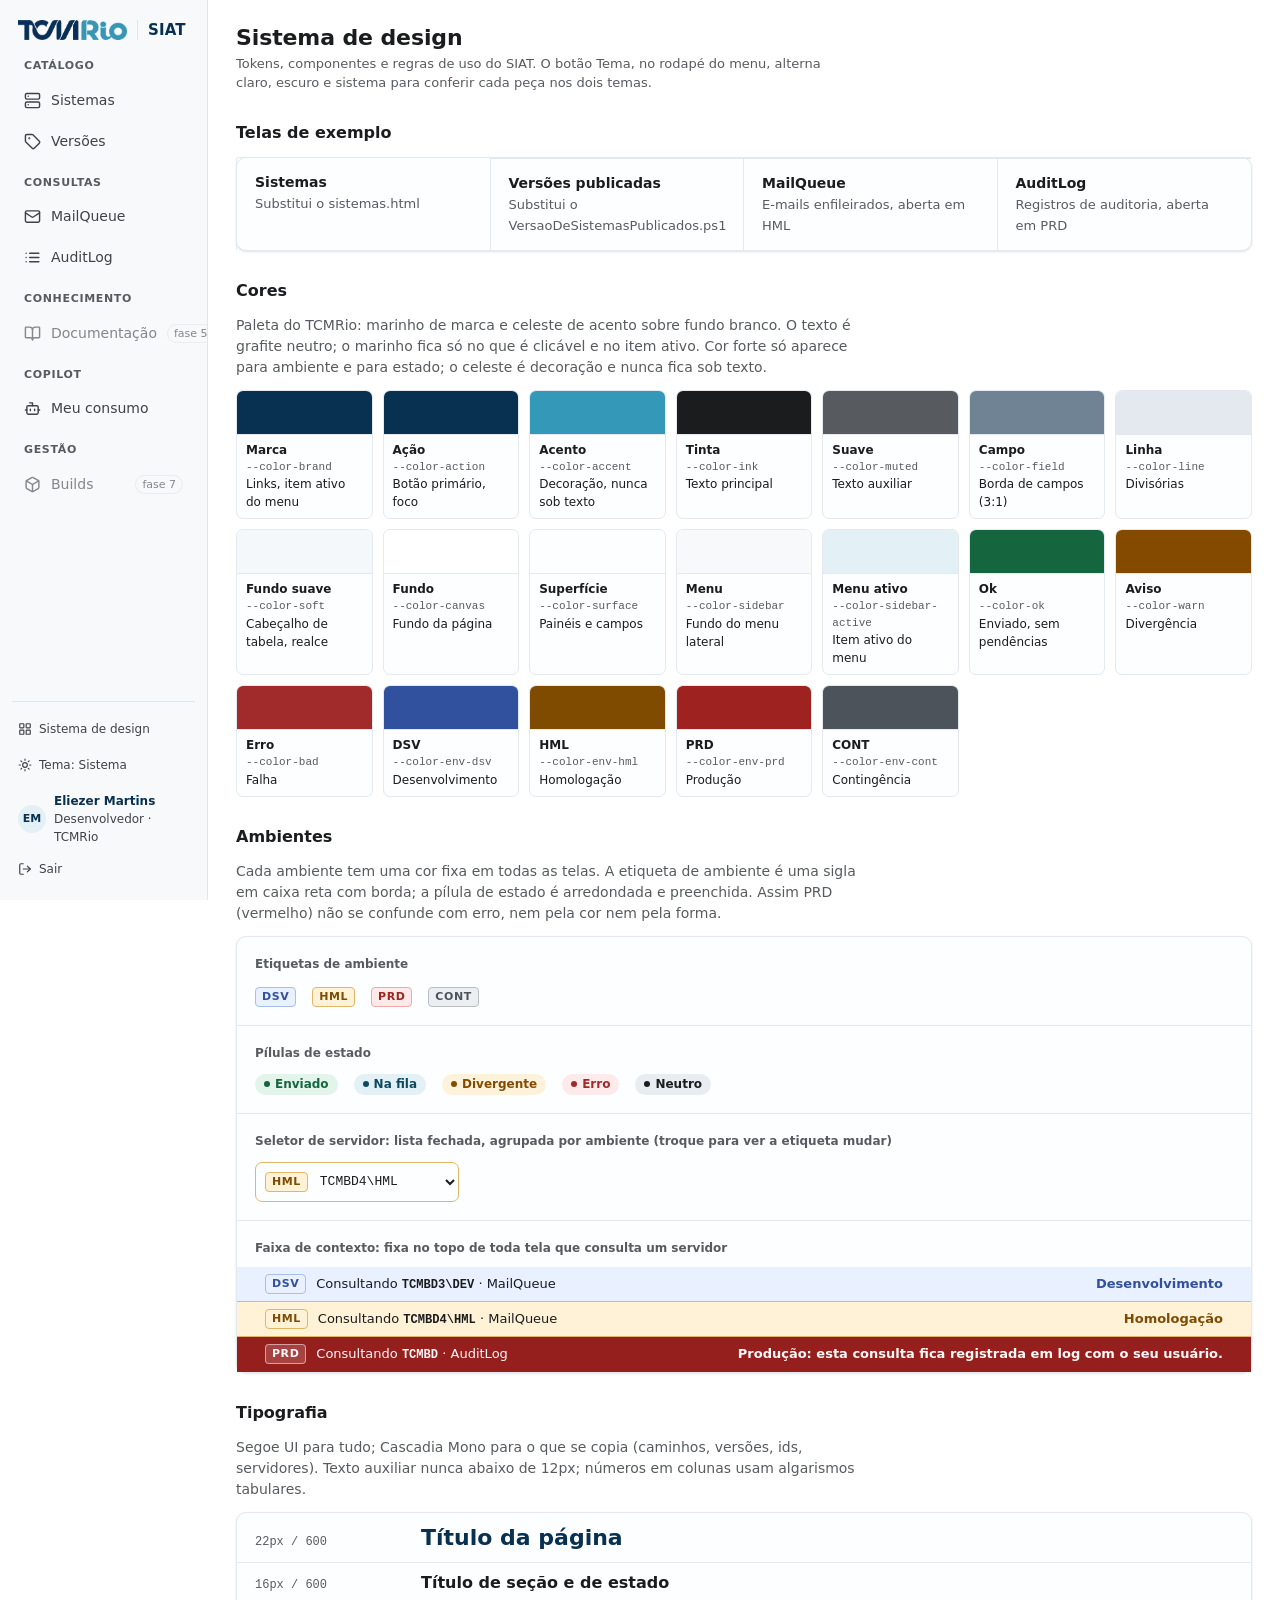
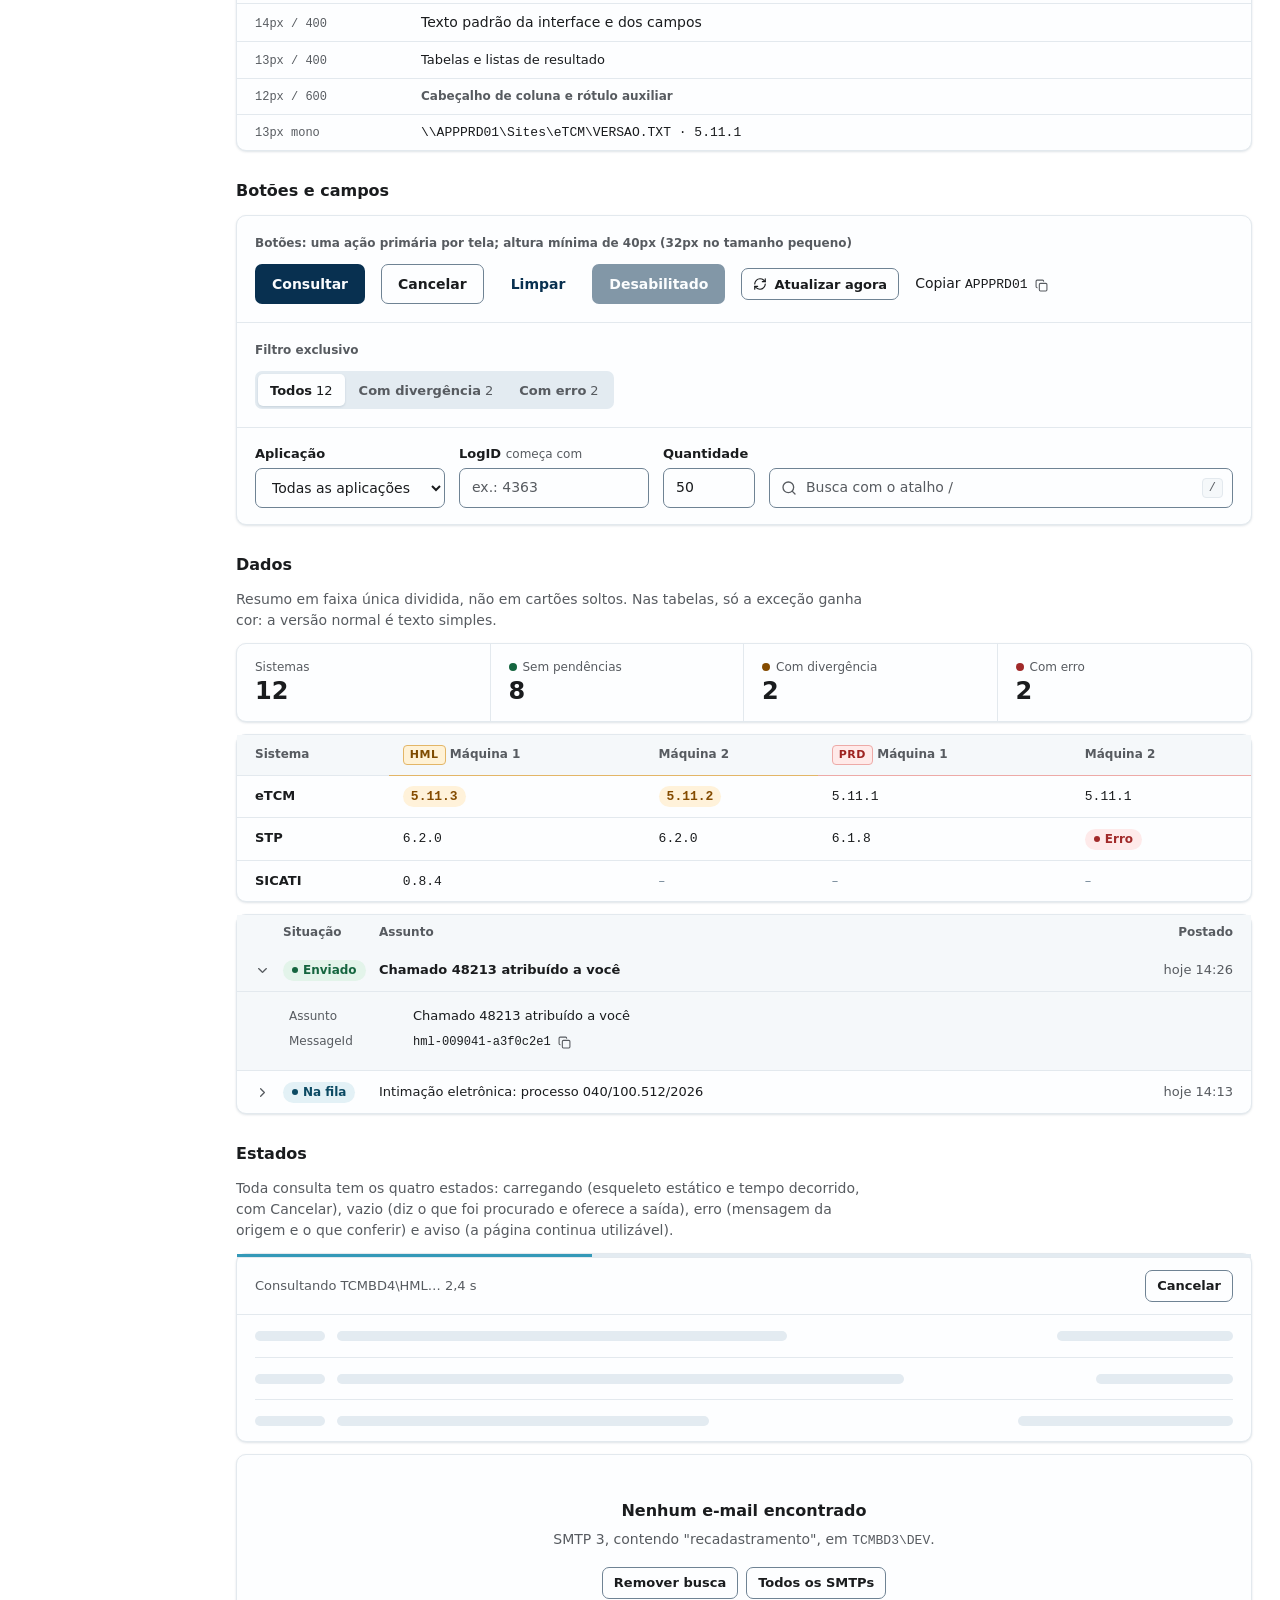
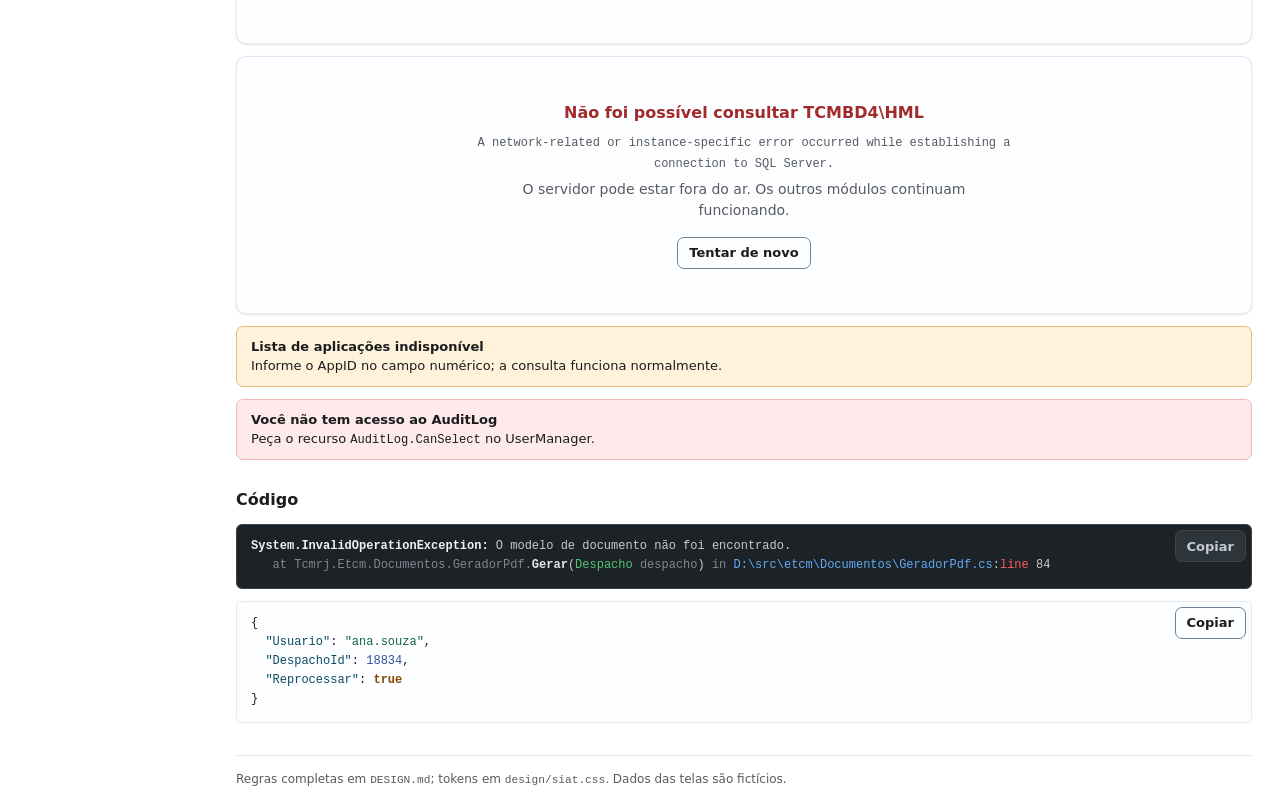
<file: design/index.html>
<!doctype html>
<html lang="pt-BR">
<head>
<meta charset="utf-8">
<meta name="viewport" content="width=device-width, initial-scale=1">
<title>Sistema de design · SIAT</title>
<script>(function(){var t='system';try{t=localStorage.getItem('siat-tema')||t}catch(e){}document.documentElement.dataset.theme=t==='dark'||(t==='system'&&matchMedia('(prefers-color-scheme: dark)').matches)?'dark':'light'})()</script>
<link rel="stylesheet" href="siat.css">
<style>
  .lista { --colunas: 16px 84px minmax(0, 1fr) 104px; --colunas-estreito: 16px 84px minmax(0, 1fr) 92px; }
  .ds-contexto .contexto { position: static; margin: 0; }
  .ds-contexto .contexto + .contexto { border-top: 0; }
</style>
</head>
<body data-pagina="design">
<a class="pular" href="#conteudo">Ir para o conteúdo</a>
<div class="app">
  <main class="conteudo" id="conteudo" tabindex="-1">
    <header class="cabecalho">
      <div>
        <h1>Sistema de design</h1>
        <p class="sub">Tokens, componentes e regras de uso do SIAT. O botão Tema, no rodapé do menu, alterna claro, escuro e sistema para conferir cada peça nos dois temas.</p>
      </div>
    </header>

    <section class="ds-secao" aria-labelledby="t-telas">
      <h2 id="t-telas">Telas de exemplo</h2>
      <div class="painel telas">
        <a href="sistemas.html"><strong>Sistemas</strong><span>Substitui o sistemas.html</span></a>
        <a href="versoes.html"><strong>Versões publicadas</strong><span>Substitui o VersaoDeSistemasPublicados.ps1</span></a>
        <a href="mailqueue.html"><strong>MailQueue</strong><span>E-mails enfileirados, aberta em HML</span></a>
        <a href="auditlog.html"><strong>AuditLog</strong><span>Registros de auditoria, aberta em PRD</span></a>
      </div>
    </section>

    <section class="ds-secao" aria-labelledby="t-cores">
      <h2 id="t-cores">Cores</h2>
      <p>Paleta do TCMRio: marinho de marca e celeste de acento sobre fundo branco. O texto é grafite neutro; o marinho fica só no que é clicável e no item ativo. Cor forte só aparece para ambiente e para estado; o celeste é decoração e nunca fica sob texto.</p>
      <div class="amostras" id="cores"></div>
    </section>

    <section class="ds-secao" aria-labelledby="t-amb">
      <h2 id="t-amb">Ambientes</h2>
      <p>Cada ambiente tem uma cor fixa em todas as telas. A etiqueta de ambiente é uma sigla em caixa reta com borda; a pílula de estado é arredondada e preenchida. Assim PRD (vermelho) não se confunde com erro, nem pela cor nem pela forma.</p>
      <div class="painel">
        <div class="ds-bloco">
          <span class="ds-rotulo">Etiquetas de ambiente</span>
          <span data-amb="dsv"><span class="amb">DSV</span></span>
          <span data-amb="hml"><span class="amb">HML</span></span>
          <span data-amb="prd"><span class="amb">PRD</span></span>
          <span data-amb="cont"><span class="amb">CONT</span></span>
        </div>
        <div class="ds-bloco">
          <span class="ds-rotulo">Pílulas de estado</span>
          <span class="pilula ok">Enviado</span>
          <span class="pilula info">Na fila</span>
          <span class="pilula alerta">Divergente</span>
          <span class="pilula erro">Erro</span>
          <span class="pilula">Neutro</span>
        </div>
        <div class="ds-bloco">
          <span class="ds-rotulo">Seletor de servidor: lista fechada, agrupada por ambiente (troque para ver a etiqueta mudar)</span>
          <div id="seletorDemo"></div>
        </div>
        <div class="ds-contexto">
          <div class="ds-bloco" style="padding-bottom:10px"><span class="ds-rotulo">Faixa de contexto: fixa no topo de toda tela que consulta um servidor</span></div>
          <div class="contexto" id="ctxDsv"></div>
          <div class="contexto" id="ctxHml"></div>
          <div class="contexto" id="ctxPrd"></div>
        </div>
      </div>
    </section>

    <section class="ds-secao" aria-labelledby="t-tipo">
      <h2 id="t-tipo">Tipografia</h2>
      <p>Segoe UI para tudo; Cascadia Mono para o que se copia (caminhos, versões, ids, servidores). Texto auxiliar nunca abaixo de 12px; números em colunas usam algarismos tabulares.</p>
      <div class="painel escala">
        <div><code>22px / 600</code><span style="font-size:22px;font-weight:600;color:var(--color-brand)">Título da página</span></div>
        <div><code>16px / 600</code><span style="font-size:16px;font-weight:600">Título de seção e de estado</span></div>
        <div><code>14px / 400</code><span>Texto padrão da interface e dos campos</span></div>
        <div><code>13px / 400</code><span style="font-size:13px">Tabelas e listas de resultado</span></div>
        <div><code>12px / 600</code><span style="font-size:12px;font-weight:600;color:var(--color-muted)">Cabeçalho de coluna e rótulo auxiliar</span></div>
        <div><code>13px mono</code><span class="mono">\\APPPRD01\Sites\eTCM\VERSAO.TXT · 5.11.1</span></div>
      </div>
    </section>

    <section class="ds-secao" aria-labelledby="t-acoes">
      <h2 id="t-acoes">Botões e campos</h2>
      <div class="painel">
        <div class="ds-bloco">
          <span class="ds-rotulo">Botões: uma ação primária por tela; altura mínima de 40px (32px no tamanho pequeno)</span>
          <button type="button" class="botao">Consultar</button>
          <button type="button" class="botao secundario">Cancelar</button>
          <button type="button" class="botao discreto">Limpar</button>
          <button type="button" class="botao" disabled>Desabilitado</button>
          <button type="button" class="botao secundario pequeno" id="demoAtualizar"></button>
          <span>Copiar <span class="mono">APPPRD01</span> <span id="demoCopiar"></span></span>
        </div>
        <div class="ds-bloco">
          <span class="ds-rotulo">Filtro exclusivo</span>
          <div class="segmentado" role="group" aria-label="Exemplo de filtro" id="demoSeg">
            <button type="button" aria-pressed="true">Todos<span class="num">12</span></button>
            <button type="button" aria-pressed="false">Com divergência<span class="num">2</span></button>
            <button type="button" aria-pressed="false">Com erro<span class="num">2</span></button>
          </div>
        </div>
        <div class="filtros">
          <label class="campo">Aplicação
            <select><option>Todas as aplicações</option><option>eTCM (12)</option></select>
          </label>
          <label class="campo"><span>LogID <span class="dica">começa com</span></span>
            <input placeholder="ex.: 4363">
          </label>
          <label class="campo curto">Quantidade
            <input type="number" value="50" min="1" max="1000">
          </label>
          <label class="busca">
            <span class="so-leitor">Busca de exemplo</span>
            <span id="demoIconeBusca"></span>
            <input class="entrada" type="search" data-busca placeholder="Busca com o atalho /">
            <kbd aria-hidden="true">/</kbd>
          </label>
        </div>
      </div>
    </section>

    <section class="ds-secao" aria-labelledby="t-dados">
      <h2 id="t-dados">Dados</h2>
      <p>Resumo em faixa única dividida, não em cartões soltos. Nas tabelas, só a exceção ganha cor: a versão normal é texto simples.</p>
      <dl class="resumo">
        <div><dt>Sistemas</dt><dd>12</dd></div>
        <div><dt><span class="marcador" style="background:var(--color-ok)"></span>Sem pendências</dt><dd>8</dd></div>
        <div><dt><span class="marcador" style="background:var(--color-warn)"></span>Com divergência</dt><dd>2</dd></div>
        <div><dt><span class="marcador" style="background:var(--color-bad)"></span>Com erro</dt><dd>2</dd></div>
      </dl>
      <div class="painel">
        <div class="tabela-rolagem">
          <table class="tabela">
            <thead><tr><th>Sistema</th><th data-amb="hml"><span class="amb">HML</span> Máquina 1</th><th data-amb="hml">Máquina 2</th><th data-amb="prd"><span class="amb">PRD</span> Máquina 1</th><th data-amb="prd">Máquina 2</th></tr></thead>
            <tbody>
              <tr><td class="nome">eTCM</td><td><span class="versao diverge">5.11.3</span></td><td><span class="versao diverge">5.11.2</span></td><td><span class="versao">5.11.1</span></td><td><span class="versao">5.11.1</span></td></tr>
              <tr><td class="nome">STP</td><td><span class="versao">6.2.0</span></td><td><span class="versao">6.2.0</span></td><td><span class="versao">6.1.8</span></td><td><span class="pilula erro">Erro</span></td></tr>
              <tr><td class="nome">SICATI</td><td><span class="versao">0.8.4</span></td><td><span class="vazio-cel">–</span></td><td><span class="vazio-cel">–</span></td><td><span class="vazio-cel">–</span></td></tr>
            </tbody>
          </table>
        </div>
      </div>
      <div class="painel">
        <div class="lista">
          <div class="lista-cab" aria-hidden="true"><span></span><span>Situação</span><span>Assunto</span><span class="direita">Postado</span></div>
          <div id="listaDemo"></div>
        </div>
      </div>
    </section>

    <section class="ds-secao" aria-labelledby="t-estados">
      <h2 id="t-estados">Estados</h2>
      <p>Toda consulta tem os quatro estados: carregando (esqueleto estático e tempo decorrido, com Cancelar), vazio (diz o que foi procurado e oferece a saída), erro (mensagem da origem e o que conferir) e aviso (a página continua utilizável).</p>
      <div class="painel">
        <div class="progresso"></div>
        <div class="barra"><span class="status">Consultando TCMBD4\HML… 2,4 s</span><button type="button" class="botao secundario pequeno empurra">Cancelar</button></div>
        <div id="esqueletoDemo"></div>
      </div>
      <div class="painel">
        <div class="estado">
          <h2>Nenhum e-mail encontrado</h2>
          <p>SMTP 3, contendo "recadastramento", em <span class="mono">TCMBD3\DEV</span>.</p>
          <div class="acoes"><button type="button" class="botao secundario pequeno">Remover busca</button><button type="button" class="botao secundario pequeno">Todos os SMTPs</button></div>
        </div>
      </div>
      <div class="painel">
        <div class="estado erro">
          <h2>Não foi possível consultar TCMBD4\HML</h2>
          <p><code>A network-related or instance-specific error occurred while establishing a connection to SQL Server.</code></p>
          <p>O servidor pode estar fora do ar. Os outros módulos continuam funcionando.</p>
          <div class="acoes"><button type="button" class="botao secundario pequeno">Tentar de novo</button></div>
        </div>
      </div>
      <div class="aviso"><div><strong>Lista de aplicações indisponível</strong>Informe o AppID no campo numérico; a consulta funciona normalmente.</div></div>
      <div class="aviso erro"><div><strong>Você não tem acesso ao AuditLog</strong>Peça o recurso <span class="mono">AuditLog.CanSelect</span> no UserManager.</div></div>
    </section>

    <section class="ds-secao" aria-labelledby="t-codigo">
      <h2 id="t-codigo">Código</h2>
      <div class="copiavel">
        <button type="button" class="botao secundario pequeno" data-copiar-de="demoStack">Copiar</button>
        <pre class="codigo escuro" id="demoStack" data-original="System.InvalidOperationException: O modelo de documento não foi encontrado."><span class="st-tipo">System.InvalidOperationException:</span> O modelo de documento não foi encontrado.
   <span class="st-at">at</span> <span class="st-ns">Tcmrj.Etcm.Documentos.GeradorPdf.</span><span class="st-metodo">Gerar</span>(<span class="st-tipo-param">Despacho</span> <span class="st-param">despacho</span>) <span class="st-at">in</span> <span class="st-arquivo">D:\src\etcm\Documentos\GeradorPdf.cs</span>:<span class="st-linha-rotulo">line</span> 84</pre>
      </div>
      <div class="copiavel">
        <button type="button" class="botao secundario pequeno" data-copiar-de="demoJson">Copiar</button>
        <pre class="codigo" id="demoJson" data-original='{"Usuario":"ana.souza","DespachoId":18834,"Reprocessar":true}'>{
  <span class="json-chave">"Usuario"</span>: <span class="json-texto">"ana.souza"</span>,
  <span class="json-chave">"DespachoId"</span>: <span class="json-numero">18834</span>,
  <span class="json-chave">"Reprocessar"</span>: <span class="json-literal">true</span>
}</pre>
      </div>
    </section>

    <footer class="rodape">
      <span>Regras completas em <span class="mono">DESIGN.md</span>; tokens em <span class="mono">design/siat.css</span>. Dados das telas são fictícios.</span>
    </footer>
  </main>
</div>

<script src="siat.js"></script>
<script>
  const $ = id => document.getElementById(id);
  const CORES = [
    ['brand', 'Marca', 'Links, item ativo do menu'], ['action', 'Ação', 'Botão primário, foco'],
    ['accent', 'Acento', 'Decoração, nunca sob texto'], ['ink', 'Tinta', 'Texto principal'],
    ['muted', 'Suave', 'Texto auxiliar'], ['field', 'Campo', 'Borda de campos (3:1)'],
    ['line', 'Linha', 'Divisórias'], ['soft', 'Fundo suave', 'Cabeçalho de tabela, realce'],
    ['canvas', 'Fundo', 'Fundo da página'], ['surface', 'Superfície', 'Painéis e campos'],
    ['sidebar', 'Menu', 'Fundo do menu lateral'], ['sidebar-active', 'Menu ativo', 'Item ativo do menu'], ['ok', 'Ok', 'Enviado, sem pendências'],
    ['warn', 'Aviso', 'Divergência'], ['bad', 'Erro', 'Falha'],
    ['env-dsv', 'DSV', 'Desenvolvimento'], ['env-hml', 'HML', 'Homologação'],
    ['env-prd', 'PRD', 'Produção'], ['env-cont', 'CONT', 'Contingência'],
  ];
  $('cores').innerHTML = CORES.map(([token, nome, uso]) =>
    `<div class="amostra"><i style="background:var(--color-${token})"></i><span><strong>${nome}</strong><code>--color-${token}</code>${uso}</span></div>`).join('');

  SIAT.seletorServidor($('seletorDemo'), 'TCMBD4\\HML');
  SIAT.contexto($('ctxDsv'), SIAT.servidor('TCMBD3\\DEV'), 'MailQueue');
  SIAT.contexto($('ctxHml'), SIAT.servidor('TCMBD4\\HML'), 'MailQueue');
  SIAT.contexto($('ctxPrd'), SIAT.servidor('TCMBD'), 'AuditLog');
  $('demoAtualizar').innerHTML = SIAT.icone('atualizar', 14) + 'Atualizar agora';
  $('demoCopiar').outerHTML = SIAT.botaoCopiar('APPPRD01', 'máquina');
  $('demoIconeBusca').outerHTML = SIAT.icone('busca', 16);
  $('esqueletoDemo').innerHTML = SIAT.esqueleto(3);
  $('demoSeg').addEventListener('click', ev => {
    const b = ev.target.closest('button');
    if (b) $('demoSeg').querySelectorAll('button').forEach(x => x.setAttribute('aria-pressed', x === b));
  });

  const demo = SIAT.listaExpansivel({
    raiz: $('listaDemo'),
    id: m => m.id,
    linha: m => ({ busca: m.assunto, celulas: `<span><span class="pilula ${m.ok ? 'ok">Enviado' : 'info">Na fila'}</span></span><span class="cel-texto">${SIAT.esc(m.assunto)}</span><span class="cel-suave direita num">${m.quando}</span>` }),
    detalhe: (m, painel) => { painel.innerHTML = `<dl class="campos"><dt>Assunto</dt><dd>${SIAT.esc(m.assunto)}</dd><dt>MessageId</dt><dd><span class="mono">${m.id}</span> ${SIAT.botaoCopiar(m.id, 'MessageId')}</dd></dl>`; },
  });
  demo.mostrar([
    { id: 'hml-009041-a3f0c2e1', assunto: 'Chamado 48213 atribuído a você', ok: true, quando: 'hoje 14:26' },
    { id: 'hml-009040-a3f1c2e1', assunto: 'Intimação eletrônica: processo 040/100.512/2026', ok: false, quando: 'hoje 14:13' },
  ], 'hml-009041-a3f0c2e1');
</script>
</body>
</html>
</file>
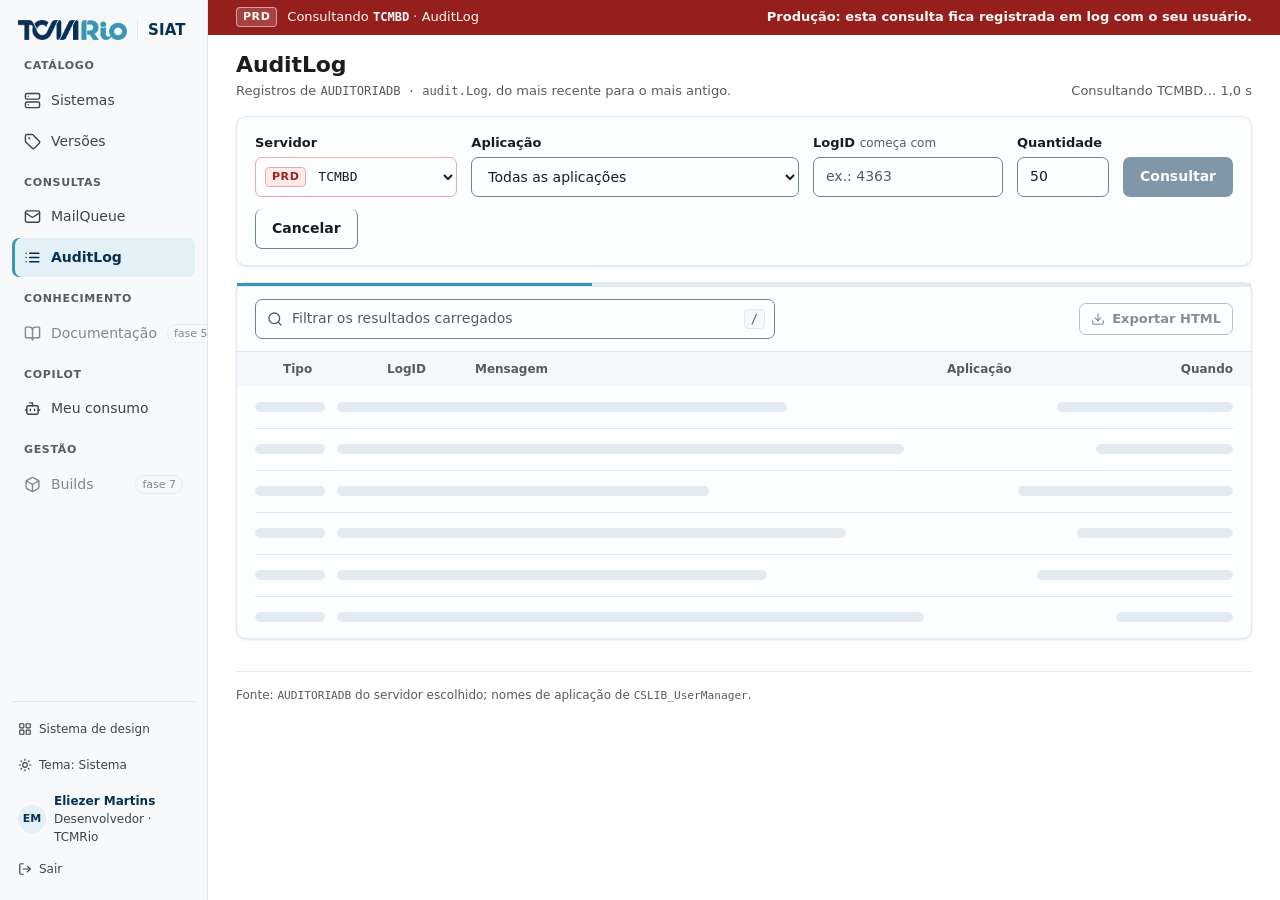
<file: design/auditlog.html>
<!doctype html>
<html lang="pt-BR">
<head>
<meta charset="utf-8">
<meta name="viewport" content="width=device-width, initial-scale=1">
<title>AuditLog · SIAT</title>
<script>(function(){var t='system';try{t=localStorage.getItem('siat-tema')||t}catch(e){}document.documentElement.dataset.theme=t==='dark'||(t==='system'&&matchMedia('(prefers-color-scheme: dark)').matches)?'dark':'light'})()</script>
<link rel="stylesheet" href="siat.css">
<style>
  .lista { --colunas: 16px 92px 76px minmax(0, 1fr) 170px 104px; --colunas-estreito: 16px 92px minmax(0, 1fr) 92px; }
</style>
</head>
<body data-pagina="auditlog">
<a class="pular" href="#conteudo">Ir para o conteúdo</a>
<div class="app">
  <main class="conteudo" id="conteudo" tabindex="-1">
    <div class="contexto" id="contexto"></div>

    <header class="cabecalho">
      <div>
        <h1>AuditLog</h1>
        <p class="sub">Registros de <span class="mono">AUDITORIADB · audit.Log</span>, do mais recente para o mais antigo.</p>
      </div>
      <span class="status" id="status" role="status"></span>
    </header>

    <form class="painel filtros" id="form" novalidate>
      <div class="campo">
        <span id="rotuloServidor">Servidor</span>
        <div id="servidor" role="group" aria-labelledby="rotuloServidor"></div>
      </div>
      <label class="campo largo">Aplicação
        <select id="app"><option value="">Todas as aplicações</option></select>
      </label>
      <label class="campo"><span>LogID <span class="dica">começa com</span></span>
        <input id="logId" inputmode="numeric" pattern="\d*" placeholder="ex.: 4363" title="Somente dígitos">
      </label>
      <label class="campo curto">Quantidade
        <input id="top" type="number" min="1" max="1000" value="50" required>
      </label>
      <button class="botao" id="consultar">Consultar</button>
      <button type="button" class="botao secundario" id="cancelar" hidden title="Interrompe o comando no SQL Server">Cancelar</button>
    </form>

    <section class="painel" aria-label="Resultados">
      <div class="progresso" id="progresso" hidden></div>
      <div class="barra">
        <label class="busca">
          <span class="so-leitor">Filtrar os resultados carregados</span>
          <span id="iconeBusca"></span>
          <input class="entrada" id="filtro" type="search" data-busca placeholder="Filtrar os resultados carregados" autocomplete="off">
          <kbd aria-hidden="true">/</kbd>
        </label>
        <span class="contador" id="contador" aria-live="polite"></span>
        <button type="button" class="botao secundario pequeno empurra" id="exportar" disabled></button>
      </div>
      <div class="lista">
        <div class="lista-cab" aria-hidden="true"><span></span><span>Tipo</span><span class="opc">LogID</span><span>Mensagem</span><span class="opc">Aplicação</span><span class="direita">Quando</span></div>
        <div id="lista"></div>
      </div>
      <div class="estado" id="vazio" hidden></div>
    </section>

    <footer class="rodape">
      <span>Fonte: <span class="mono">AUDITORIADB</span> do servidor escolhido; nomes de aplicação de <span class="mono">CSLIB_UserManager</span>.</span>
    </footer>
  </main>
</div>

<script src="siat.js"></script>
<script>
  const { esc, icone } = SIAT;
  const $ = id => document.getElementById(id);

  const APPS = { 12: 'eTCM', 18: 'SCP Atos', 23: 'Chamados e Serviços', 31: 'UserManager', 40: 'Controle de Férias' };
  Object.entries(APPS).forEach(([id, nome]) => $('app').add(new Option(`${nome} (${id})`, id)));

  // Registros fictícios.
  const LOGS = [
    { id: 436512, tipo: 'Error', app: 12, min: 4,
      msg: 'Falha ao gerar o PDF do despacho 2026/18834',
      exc: 'System.InvalidOperationException: O modelo de documento não foi encontrado.\n   at Tcmrj.Etcm.Documentos.GeradorPdf.Gerar(Despacho despacho, CancellationToken ct) in D:\\src\\etcm\\Documentos\\GeradorPdf.cs:line 84\n   at Tcmrj.Etcm.Web.Controllers.DespachoController.Baixar(Int32 id) in D:\\src\\etcm\\Web\\Controllers\\DespachoController.cs:line 131\n ---> System.IO.FileNotFoundException: Could not find file \'\\\\APPHML01\\Modelos\\despacho-v3.docx\'.\n   at System.IO.FileStream.ValidateFileHandle(SafeFileHandle handle)\n   --- End of inner exception stack trace ---',
      evento: { RequestId: '0HN7QK2:00000A3', Usuario: 'ana.souza', DespachoId: 18834, Tentativa: 2, Reprocessar: true } },
    { id: 436498, tipo: 'Information', app: 31, min: 11,
      msg: 'Login efetuado por carlos.lima a partir de 10.20.4.117',
      evento: { Usuario: 'carlos.lima', Ip: '10.20.4.117', Aplicacao: 'SIAT', Mfa: false } },
    { id: 436471, tipo: 'Warning', app: 23, min: 26,
      msg: 'Chamado 48213 reaberto após encerramento automático',
      evento: { ChamadoId: 48213, MotivoEncerramento: 'Sem resposta em 5 dias', ReabertoPor: 'ana.souza' } },
    { id: 436455, tipo: 'Information', app: 18, min: 58,
      msg: 'Ato de pessoal 2026/3391 recebido do órgão 2100',
      evento: { AtoId: 3391, Orgao: 2100, TamanhoBytes: 48211 } },
    { id: 436402, tipo: 'Error', app: 40, min: 140,
      msg: 'Tempo limite ao consultar a lotação no SIGARH',
      exc: 'Microsoft.Data.SqlClient.SqlException: Execution Timeout Expired. The timeout period elapsed prior to completion of the operation or the server is not responding.\n   at Microsoft.Data.SqlClient.SqlCommand.ExecuteReader(CommandBehavior behavior)\n   at Tcmrj.Ferias.Dados.LotacaoRepositorio.Obter(Int32 matricula) in D:\\src\\controle-ferias\\Dados\\LotacaoRepositorio.cs:line 42',
      evento: { Matricula: 40321, TempoMs: 30004, Servidor: 'TCMBD4\\HML' } },
    { id: 436377, tipo: 'Information', app: 12, min: 310,
      msg: 'Processo 040/100.512/2026 distribuído ao relator',
      evento: { Processo: '040/100.512/2026', Relator: 'Gabinete 3', Automatico: true } },
    { id: 436120, tipo: 'Warning', app: 31, min: 1600,
      msg: 'Três tentativas de login inválidas para beatriz.rocha',
      evento: { Usuario: 'beatriz.rocha', Tentativas: 3, Bloqueado: false } },
  ].map(l => ({ ...l, quando: SIAT.haMinutos(l.min) }));

  function nivel(tipo) {
    const t = tipo.toLowerCase();
    return /err|fatal|crit|exce/.test(t) ? 'erro' : /warn|aviso|alert/.test(t) ? 'alerta' : '';
  }

  // Realce de JSON: chaves, textos, números e literais.
  function realcarJson(texto) {
    const re = /("(?:\\.|[^"\\])*")(\s*:)?|\b(true|false|null)\b|-?\d+(?:\.\d+)?(?:[eE][+-]?\d+)?/g;
    let html = '', ultimo = 0, m;
    while ((m = re.exec(texto))) {
      html += esc(texto.slice(ultimo, m.index));
      if (m[1] !== undefined) html += m[2] ? `<span class="json-chave">${esc(m[1])}</span>${m[2]}` : `<span class="json-texto">${esc(m[1])}</span>`;
      else if (m[3]) html += `<span class="json-literal">${m[3]}</span>`;
      else html += `<span class="json-numero">${m[0]}</span>`;
      ultimo = re.lastIndex;
    }
    return html + esc(texto.slice(ultimo));
  }

  // Stack trace .NET: tipo da exceção em destaque, método em negrito, arquivo e linha coloridos.
  function realcarStack(texto) {
    return texto.replace(/\r\n/g, '\n').split('\n').map(linha => {
      let m = linha.match(/^(\s*)(?:at|em)\s+(.+?)\((.*)\)(?:\s+(?:in|em)\s+(.+?):(?:line|linha)\s+(\d+))?\s*$/);
      if (m) {
        const ponto = m[2].lastIndexOf('.');
        const params = m[3].split(/,(?![^<]*>)/).filter(p => p.trim()).map(p => {
          const t = p.trim(), sp = t.lastIndexOf(' ');
          return sp <= 0 ? `<span class="st-param">${esc(t)}</span>`
            : `<span class="st-tipo-param">${esc(t.slice(0, sp))}</span> <span class="st-param">${esc(t.slice(sp + 1))}</span>`;
        }).join(', ');
        return esc(m[1]) + '<span class="st-at">at</span> '
          + `<span class="st-ns">${esc(m[2].slice(0, ponto + 1))}</span><span class="st-metodo">${esc(m[2].slice(ponto + 1))}</span>(${params})`
          + (m[4] ? ` <span class="st-at">in</span> <span class="st-arquivo">${esc(m[4])}</span>:<span class="st-linha-rotulo">line</span> ${m[5]}` : '');
      }
      m = linha.match(/^(\s*(?:--->\s*)?)([\w.$+`]+(?:Exception|Error)[\w.$+`]*):\s*(.*)$/);
      if (m) return `${esc(m[1])}<span class="st-tipo">${esc(m[2])}:</span> ${esc(m[3])}`;
      return esc(linha);
    }).join('\n');
  }

  function bloco(idPre, original, html, escuro) {
    return `<div class="copiavel"><button type="button" class="botao secundario pequeno" data-copiar-de="${idPre}">Copiar</button>`
      + `<pre class="codigo${escuro ? ' escuro' : ''}" id="${idPre}" data-original="${esc(original)}">${html}</pre></div>`;
  }

  function htmlCampos(l) {
    return `<dl class="campos">
      <dt>Mensagem</dt><dd>${esc(l.msg)}</dd>
      <dt>Tipo</dt><dd><span class="nivel ${nivel(l.tipo)}">${esc(l.tipo)}</span></dd>
      <dt>Data</dt><dd class="num">${SIAT.dataCompleta(l.quando)}</dd>
      <dt>Aplicação</dt><dd>${esc(APPS[l.app])} <span class="suave">(AppID ${l.app})</span></dd>
      <dt>LogID</dt><dd><span class="mono">${l.id}</span> ${SIAT.botaoCopiar(l.id, 'LogID')}</dd>
    </dl>`;
  }

  const lista = SIAT.listaExpansivel({
    raiz: $('lista'),
    id: l => l.id,
    linha: l => ({
      busca: [l.id, l.msg, l.tipo, l.app, APPS[l.app]].join(' '),
      celulas: `<span class="nivel ${nivel(l.tipo)}">${esc(l.tipo)}</span>`
        + `<span class="mono cel-suave opc">${l.id}</span>`
        + `<span class="cel-texto">${l.exc ? '<span class="pilula erro sem-ponto">exceção</span> ' : ''}${esc(l.msg)}</span>`
        + `<span class="cel-suave opc">${esc(APPS[l.app])}</span>`
        + `<span class="cel-suave direita num" title="${SIAT.dataCompleta(l.quando)}">${SIAT.quando(l.quando)}</span>`,
    }),
    detalhe: (l, painel) => {
      const json = JSON.stringify(l.evento, null, 2);
      painel.innerHTML = htmlCampos(l)
        + (l.exc ? `<div><span class="secao-titulo">Exceção</span>${bloco('exc-' + l.id, l.exc, realcarStack(l.exc), true)}</div>` : '')
        + `<div><span class="secao-titulo">LogEvent</span>${bloco('evt-' + l.id, json, realcarJson(json), false)}</div>`;
    },
    aoAbrir: id => SIAT.url.gravar({ sel: id }),
  });

  let ultima = null;
  const seletor = SIAT.seletorServidor($('servidor'), SIAT.url.ler('servidor') || 'TCMBD', consultar);
  const consulta = SIAT.consulta({ status: $('status'), progresso: $('progresso'), consultar: $('consultar'), cancelar: $('cancelar') });

  $('iconeBusca').outerHTML = icone('busca', 16);
  $('exportar').innerHTML = icone('baixar', 14) + 'Exportar HTML';
  $('app').value = SIAT.url.ler('app');
  $('logId').value = SIAT.url.ler('logId');
  $('top').value = SIAT.url.ler('top') || 50;

  function filtrar() {
    const total = lista.itens().length;
    const visiveis = lista.filtrar($('filtro').value);
    $('contador').textContent = !total ? '' : $('filtro').value.trim() ? `${visiveis} de ${total} logs` : `${total} logs`;
  }

  function mostrar(logs, v, duracao) {
    ultima = { v, logs };
    const tem = logs.length > 0;
    document.querySelector('.lista').hidden = !tem;
    $('vazio').hidden = tem;
    $('exportar').disabled = !tem;
    if (!tem) {
      const filtros = [v.app && `AppID ${v.app} (${APPS[v.app]})`, v.logId && `LogID começando com ${v.logId}`].filter(Boolean);
      const acoes = [];
      if (v.logId) acoes.push('<button type="button" class="botao secundario pequeno" data-acao="sem-logid">Remover filtro de LogID</button>');
      if (v.app) acoes.push('<button type="button" class="botao secundario pequeno" data-acao="todas-apps">Todas as aplicações</button>');
      $('vazio').innerHTML = `<h2>Nenhum log encontrado</h2>
        <p>${esc(filtros.join(', ') || 'Sem filtros')}, em <span class="mono">${esc(v.servidor.nome)}</span>.</p>
        ${acoes.length ? `<div class="acoes">${acoes.join('')}</div>` : ''}`;
    }
    lista.mostrar(logs, SIAT.url.ler('sel'));
    filtrar();
    $('status').textContent = `${logs.length} log(s) · ${SIAT.segundos(duracao)} · consultado às ${SIAT.hora()}`;
  }

  function consultar() {
    if (!$('form').reportValidity()) return;
    const v = { servidor: seletor.valor(), app: $('app').value, logId: $('logId').value.trim(), top: $('top').value };
    SIAT.contexto($('contexto'), v.servidor, 'AuditLog');
    SIAT.url.gravar({ servidor: v.servidor.nome, app: v.app, logId: v.logId, top: v.top === '50' ? '' : v.top });
    if (!ultima) { $('lista').innerHTML = SIAT.esqueleto(6); $('vazio').hidden = true; }
    consulta.iniciar('Consultando ' + v.servidor.nome, 1100, duracao => {
      mostrar(LOGS.filter(l => (!v.app || String(l.app) === v.app) && String(l.id).startsWith(v.logId)).slice(0, Number(v.top)), v, duracao);
    });
  }

  $('form').addEventListener('submit', ev => { ev.preventDefault(); SIAT.url.gravar({ sel: '' }); consultar(); });
  $('filtro').addEventListener('input', filtrar);
  $('vazio').addEventListener('click', ev => {
    const acao = ev.target.closest('[data-acao]')?.dataset.acao;
    if (acao === 'sem-logid') $('logId').value = '';
    else if (acao === 'todas-apps') $('app').value = '';
    else return;
    consultar();
  });
  $('exportar').addEventListener('click', () => {
    const { v, logs } = ultima;
    SIAT.exportar('auditlog.html', 'AuditLog · ' + v.servidor.nome,
      `${logs.length} log(s), limite ${v.top}, consultado em ${SIAT.dataCompleta(new Date())}`,
      logs.map(l => `<section><h2>${esc(l.msg)}</h2>${htmlCampos(l).replace(/<button[\s\S]*?<\/button>/g, '')}`
        + (l.exc ? `<pre>${esc(l.exc)}</pre>` : '') + `<pre>${esc(JSON.stringify(l.evento, null, 2))}</pre></section>`));
  });

  consultar();
</script>
</body>
</html>
</file>
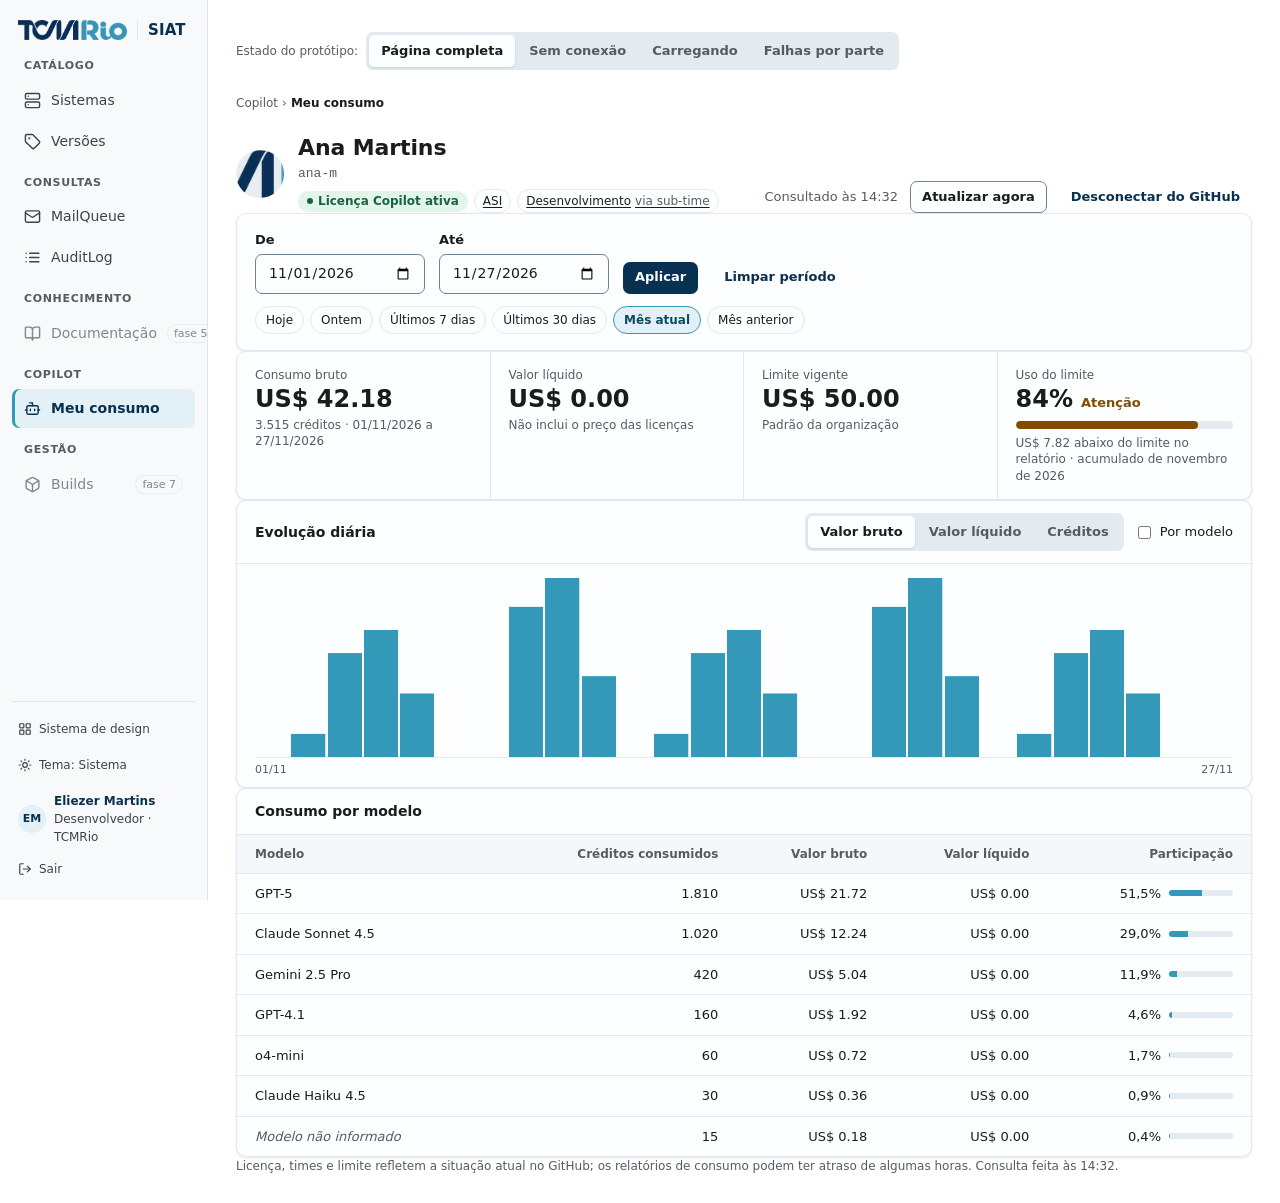
<file: design/copilot.html>
<!doctype html>
<html lang="pt-BR">
<head>
<meta charset="utf-8">
<meta name="viewport" content="width=device-width, initial-scale=1">
<title>Meu consumo · Copilot · SIAT</title>
<script>(function(){var t='system';try{t=localStorage.getItem('siat-tema')||t}catch(e){}document.documentElement.dataset.theme=t==='dark'||(t==='system'&&matchMedia('(prefers-color-scheme: dark)').matches)?'dark':'light'})()</script>
<link rel="stylesheet" href="siat.css">
<style>
  /* Contrato visual da página Copilot › Meu consumo (specs/005-copilot-meu-consumo, contracts/rotas-ui.md), a partir
     do user-detail.tsx e do usage-evolution.tsx do gestao-copilot. Os estilos abaixo vão iguais para o siat.css. */
  .trilha ol { display: flex; flex-wrap: wrap; gap: 4px; list-style: none; padding: 0; margin: 0 0 6px; font-size: 12px; color: var(--color-muted); }
  .trilha li + li::before { content: "›"; margin-right: 4px; }
  .trilha a { color: var(--color-brand); }
  .trilha [aria-current="page"] { color: var(--color-ink); font-weight: 600; }
  .avisos { display: flex; flex-direction: column; gap: 8px; }
  .nota { font-size: 12px; color: var(--color-muted); }

  /* Pessoa: foto, nome e etiquetas (licença e times). */
  .pessoa { display: flex; align-items: center; gap: 14px; }
  .pessoa-foto { width: 48px; height: 48px; border-radius: 50%; flex: none; background: var(--color-neutral-soft); object-fit: cover; }
  .pessoa-foto.sem-foto { display: grid; place-items: center; color: var(--color-muted); font-weight: 600; }
  .pessoa .login { font-family: var(--font-mono); font-size: 13px; color: var(--color-muted); }
  .etiquetas { display: flex; flex-wrap: wrap; align-items: center; gap: 6px; margin-top: 6px; }
  .etiquetas .time { display: inline-flex; align-items: center; gap: 4px; padding: 2px 8px; border: 1px solid var(--color-line); border-radius: 999px; font-size: 12px; color: var(--color-ink); background: var(--color-surface); }
  .etiquetas .time:hover { background: var(--color-soft); }
  .etiquetas .time .via { color: var(--color-muted); }

  /* Filtro de período: datas, atalhos, Aplicar e Limpar período. */
  .filtro-periodo .campo { flex: 0 1 170px; }
  .filtro-periodo .atalhos { display: flex; flex-wrap: wrap; gap: 6px; flex-basis: 100%; }
  .filtro-periodo .atalhos button { min-height: 28px; padding: 0 10px; border: 1px solid var(--color-line); border-radius: 999px; background: var(--color-surface); color: var(--color-ink); font-size: 12px; }
  .filtro-periodo .atalhos button:hover { background: var(--color-soft); }
  .filtro-periodo .atalhos button[aria-pressed="true"] { border-color: var(--color-accent); background: var(--color-accent-soft); color: var(--color-accent-ink); font-weight: 600; }
  .filtro-periodo .erro-periodo { flex-basis: 100%; margin: 0; font-size: 13px; color: var(--color-bad); }
  .filtro-periodo input[aria-invalid="true"] { border-color: var(--color-bad); }

  /* Resumo numérico: a faixa .resumo, com valor, detalhe e a barra de uso. */
  .resumo dd .detalhe { display: block; margin-top: 2px; font-size: 12px; font-weight: 400; color: var(--color-muted); line-height: 1.4; }
  .resumo dd.indisponivel { font-size: 15px; color: var(--color-muted); }

  /* Barra de uso: faixa em texto e barra; nunca só cor. */
  .barra-uso { display: flex; flex-direction: column; gap: 6px; font-size: 13px; font-weight: 400; }
  .barra-uso .linha { display: flex; align-items: baseline; gap: 8px; }
  .barra-uso .percentual { font-size: 24px; font-weight: 600; font-variant-numeric: tabular-nums; }
  .barra-uso .trilho { height: 8px; border-radius: 999px; background: var(--color-track); overflow: hidden; }
  .barra-uso .preenchido { height: 100%; border-radius: inherit; background: var(--color-ok); }
  .barra-uso[data-faixa="atencao"] .preenchido { background: var(--color-warn); }
  .barra-uso[data-faixa="atingido"] .preenchido { background: var(--color-bad); }
  .barra-uso[data-faixa="atencao"] .faixa { color: var(--color-warn); font-weight: 600; }
  .barra-uso[data-faixa="atingido"] .faixa, .barra-uso[data-faixa="limite-zero"] .faixa { color: var(--color-bad); font-weight: 600; }
  .barra-uso .faixa { color: var(--color-ok); }
  .barra-uso[data-faixa="indisponivel"] .faixa { color: var(--color-muted); }
  .barra-uso .nota { line-height: 1.4; }

  /* Evolução diária: colunas por dia em SVG; cada dia é um botão. */
  .evolucao > header { display: flex; flex-wrap: wrap; align-items: center; gap: 10px 14px; padding: 12px 18px; }
  .evolucao > header h2 { font-size: 14px; font-weight: 600; margin: 0; }
  .evolucao > header .empurra { margin-left: auto; display: flex; flex-wrap: wrap; align-items: center; gap: 10px; }
  .evolucao .grafico { padding: 14px 18px 8px; }
  .evolucao .colunas { display: flex; align-items: flex-end; gap: 2px; height: 180px; border-bottom: 1px solid var(--color-line); }
  .evolucao .dia { flex: 1 1 0; min-width: 4px; height: 100%; display: flex; align-items: flex-end; padding: 0; border: 0; border-radius: 3px 3px 0 0; background: none; cursor: pointer; }
  .evolucao .dia:hover, .evolucao .dia:focus-visible { background: var(--color-soft); }
  .evolucao .dia svg { display: block; width: 100%; height: 100%; }
  .evolucao .dia rect { fill: var(--color-accent); }
  .evolucao .eixo { display: flex; justify-content: space-between; padding-top: 4px; font-size: 11px; color: var(--color-muted); font-variant-numeric: tabular-nums; }
  .evolucao .legenda-modelos { display: flex; flex-wrap: wrap; gap: 6px 14px; padding: 8px 18px 12px; font-size: 12px; color: var(--color-muted); }
  .evolucao .legenda-modelos span { display: inline-flex; align-items: center; gap: 6px; }
  .evolucao .marca { width: 10px; height: 10px; border-radius: 2px; flex: none; }
  .serie-1 { fill: var(--color-accent); background: var(--color-accent); }
  .serie-2 { fill: var(--color-env-dsv); background: var(--color-env-dsv); }
  .serie-3 { fill: var(--color-env-hml); background: var(--color-env-hml); }
  .serie-4 { fill: var(--color-ok); background: var(--color-ok); }
  .serie-5 { fill: var(--color-env-prd); background: var(--color-env-prd); }
  .serie-outros { fill: var(--color-env-cont); background: var(--color-env-cont); }
  .alternar { display: inline-flex; align-items: center; gap: 6px; font-size: 13px; }

  /* Tabela de modelos. */
  .tabela-modelos td.num, .tabela-modelos th.num { text-align: right; }
  .tabela-modelos .sem-modelo { color: var(--color-muted); font-style: italic; }
  .participacao { display: inline-flex; align-items: center; gap: 8px; justify-content: flex-end; }
  .participacao .trilho { width: 64px; height: 6px; border-radius: 999px; background: var(--color-track); overflow: hidden; }
  .participacao .preenchido { height: 100%; background: var(--color-accent); }

  /* Explicação de conexão (sem conta conectada). */
  .conectar { max-width: 640px; padding: 28px; }
  .conectar h2 { font-size: 18px; margin: 0 0 8px; }
  .conectar p { color: var(--color-muted); margin: 0 0 16px; max-width: 60ch; }

  .demo { display: flex; flex-wrap: wrap; gap: 8px; align-items: center; font-size: 12px; color: var(--color-muted); padding: 8px 0; }
</style>
</head>
<body data-pagina="copilot">
<a class="pular" href="#conteudo">Ir para o conteúdo</a>
<div class="app">
  <main class="conteudo" id="conteudo" tabindex="-1">
    <div class="demo" role="group" aria-label="Estado do protótipo">
      Estado do protótipo:
      <span class="segmentado">
        <button type="button" data-estado="completa" aria-pressed="true">Página completa</button>
        <button type="button" data-estado="sem-conexao" aria-pressed="false">Sem conexão</button>
        <button type="button" data-estado="carregando" aria-pressed="false">Carregando</button>
        <button type="button" data-estado="falhas" aria-pressed="false">Falhas por parte</button>
      </span>
    </div>

    <nav class="trilha" aria-label="Trilha de navegação">
      <ol>
        <li>Copilot</li>
        <li><span aria-current="page">Meu consumo</span></li>
      </ol>
    </nav>

    <!-- Sem conexão -->
    <section id="sem-conexao" hidden>
      <header class="cabecalho"><div><h1>Copilot</h1><p class="sub">Seu consumo de AI Credits do Copilot.</p></div></header>
      <div class="painel conectar">
        <h2>Conecte sua conta do GitHub</h2>
        <p>
          O SIAT precisa saber qual é a sua conta no GitHub para mostrar o seu consumo. A conexão pede só a
          identificação da conta e fica neste navegador por 30 dias.
        </p>
        <a class="botao" href="#">Conectar ao GitHub</a>
      </div>
    </section>

    <!-- Página completa -->
    <section id="completa">
      <header class="cabecalho">
        <div class="pessoa">
          <img class="pessoa-foto" src="img/tcmrio-sigla.png" alt="">
          <div>
            <h1>Ana Martins</h1>
            <span class="login">ana-m</span>
            <div class="etiquetas">
              <span class="pilula ok">Licença Copilot ativa</span>
              <a class="time" href="#" target="_blank" rel="noopener noreferrer">ASI<span class="so-leitor"> (abre em nova aba)</span></a>
              <a class="time" href="#" target="_blank" rel="noopener noreferrer">Desenvolvimento <span class="via">via sub-time</span><span class="so-leitor"> (abre em nova aba)</span></a>
            </div>
          </div>
        </div>
        <div class="cabecalho-acoes">
          <span class="status" role="status">Consultado às 14:32</span>
          <button type="button" class="botao secundario pequeno">Atualizar agora</button>
          <a class="botao discreto pequeno" href="#">Desconectar do GitHub</a>
        </div>
      </header>

      <form class="painel filtros filtro-periodo" aria-label="Período">
        <label class="campo">De <input type="date" min="2024-12-01" max="2026-11-27" value="2026-11-01" aria-describedby="erro-periodo"></label>
        <label class="campo">Até <input type="date" min="2024-12-01" max="2026-11-27" value="2026-11-27" aria-describedby="erro-periodo"></label>
        <button type="submit" class="botao pequeno">Aplicar</button>
        <button type="button" class="botao discreto pequeno">Limpar período</button>
        <div class="atalhos" role="group" aria-label="Atalhos de período">
          <button type="button" aria-pressed="false">Hoje</button>
          <button type="button" aria-pressed="false">Ontem</button>
          <button type="button" aria-pressed="false">Últimos 7 dias</button>
          <button type="button" aria-pressed="false">Últimos 30 dias</button>
          <button type="button" aria-pressed="true">Mês atual</button>
          <button type="button" aria-pressed="false">Mês anterior</button>
        </div>
      </form>

      <div class="avisos" id="avisos"></div>

      <div id="carregando" class="painel" hidden>
        <div class="progresso" aria-hidden="true"></div>
        <div class="barra" aria-live="polite">
          <span class="status" role="status">Lendo 12 de 27 dias</span>
          <span class="status num">3,4 s</span>
          <span class="empurra"><button type="button" class="botao secundario pequeno">Cancelar</button></span>
        </div>
      </div>

      <dl class="resumo" id="resumo">
        <div><dt>Consumo bruto</dt><dd class="num">US$ 42.18<span class="detalhe">3.515 créditos · 01/11/2026 a 27/11/2026</span></dd></div>
        <div><dt>Valor líquido</dt><dd class="num">US$ 0.00<span class="detalhe">Não inclui o preço das licenças</span></dd></div>
        <div><dt>Limite vigente</dt><dd class="num">US$ 50.00<span class="detalhe">Padrão da organização</span></dd></div>
        <div>
          <dt>Uso do limite</dt>
          <dd>
            <div class="barra-uso" data-faixa="atencao">
              <div class="linha"><span class="percentual">84%</span><span class="faixa">Atenção</span></div>
              <div class="trilho" aria-hidden="true"><div class="preenchido" style="width:84%"></div></div>
              <span class="nota">US$ 7.82 abaixo do limite no relatório · acumulado de novembro de 2026</span>
            </div>
          </dd>
        </div>
      </dl>

      <section class="painel evolucao" aria-labelledby="titulo-evolucao">
        <header>
          <h2 id="titulo-evolucao">Evolução diária</h2>
          <span class="empurra">
            <span class="segmentado" role="group" aria-label="Métrica">
              <button type="button" aria-pressed="true">Valor bruto</button>
              <button type="button" aria-pressed="false">Valor líquido</button>
              <button type="button" aria-pressed="false">Créditos</button>
            </span>
            <label class="alternar"><input type="checkbox" id="por-modelo"> Por modelo</label>
          </span>
        </header>
        <div class="grafico">
          <div class="colunas" id="colunas"></div>
          <div class="eixo"><span>01/11</span><span>27/11</span></div>
        </div>
        <div class="legenda-modelos" id="legenda" hidden></div>
      </section>

      <section class="painel" aria-labelledby="titulo-modelos">
        <div class="barra"><h2 id="titulo-modelos" style="font-size:14px;margin:0">Consumo por modelo</h2></div>
        <div class="tabela-rolagem">
          <table class="tabela tabela-modelos" aria-labelledby="titulo-modelos">
            <thead>
              <tr><th scope="col">Modelo</th><th scope="col" class="num">Créditos consumidos</th><th scope="col" class="num">Valor bruto</th><th scope="col" class="num">Valor líquido</th><th scope="col" class="num">Participação</th></tr>
            </thead>
            <tbody id="modelos"></tbody>
          </table>
        </div>
      </section>

      <p class="nota">
        Licença, times e limite refletem a situação atual no GitHub; os relatórios de consumo podem ter atraso de
        algumas horas. Consulta feita às 14:32.
      </p>
    </section>
  </main>
</div>

<script src="siat.js"></script>
<script>
  // Dados fictícios.
  const MODELOS = [
    { nome: 'GPT-5', creditos: 1810, bruto: 21.72, liquido: 0 },
    { nome: 'Claude Sonnet 4.5', creditos: 1020, bruto: 12.24, liquido: 0 },
    { nome: 'Gemini 2.5 Pro', creditos: 420, bruto: 5.04, liquido: 0 },
    { nome: 'GPT-4.1', creditos: 160, bruto: 1.92, liquido: 0 },
    { nome: 'o4-mini', creditos: 60, bruto: 0.72, liquido: 0 },
    { nome: 'Claude Haiku 4.5', creditos: 30, bruto: 0.36, liquido: 0 },
    { nome: null, creditos: 15, bruto: 0.18, liquido: 0 },
  ];
  const usd = v => 'US$ ' + v.toLocaleString('en-US', { minimumFractionDigits: 2, maximumFractionDigits: 2 });
  const total = MODELOS.reduce((s, m) => s + m.bruto, 0);
  document.getElementById('modelos').innerHTML = MODELOS.map(m => {
    const p = total ? m.bruto / total * 100 : 0;
    return `<tr><td${m.nome ? '' : ' class="sem-modelo"'}>${m.nome ?? 'Modelo não informado'}</td>
      <td class="num">${m.creditos.toLocaleString('pt-BR')}</td><td class="num">${usd(m.bruto)}</td><td class="num">${usd(m.liquido)}</td>
      <td class="num"><span class="participacao">${p.toFixed(1).replace('.', ',')}%<span class="trilho" aria-hidden="true"><span class="preenchido" style="display:block;width:${p}%"></span></span></span></td></tr>`;
  }).join('');

  const dias = Array.from({ length: 27 }, (_, i) => ({ dia: i + 1, valor: [0, 0.4, 1.8, 2.2, 1.1, 0, 0, 2.6, 3.1, 1.4][i % 10] }));
  const maximo = Math.max(...dias.map(d => d.valor));
  function desenhar(porModelo) {
    document.getElementById('colunas').innerHTML = dias.map(d => {
      const data = `${String(d.dia).padStart(2, '0')}/11/2026`;
      const altura = maximo ? d.valor / maximo * 100 : 0;
      const rotulo = d.valor ? `${data}, valor bruto ${usd(d.valor)}. Filtrar este dia.` : `${data}, valor bruto sem consumo. Filtrar este dia.`;
      const barras = porModelo
        ? [0.45, 0.25, 0.12, 0.08, 0.06, 0.04].reduce((acc, f, i) => { const h = altura * f; acc.svg += `<rect class="${i === 5 ? 'serie-outros' : 'serie-' + (i + 1)}" x="0" y="${100 - acc.y - h}" width="100" height="${h}"/>`; acc.y += h; return acc; }, { svg: '', y: 0 }).svg
        : `<rect x="0" y="${100 - altura}" width="100" height="${altura}"/>`;
      return `<button type="button" class="dia" aria-label="${rotulo}"><svg viewBox="0 0 100 100" preserveAspectRatio="none" aria-hidden="true">${barras}</svg></button>`;
    }).join('');
    const legenda = document.getElementById('legenda');
    legenda.hidden = !porModelo;
    legenda.innerHTML = ['GPT-5', 'Claude Sonnet 4.5', 'Gemini 2.5 Pro', 'GPT-4.1', 'o4-mini', 'Outros']
      .map((n, i) => `<span><span class="marca ${i === 5 ? 'serie-outros' : 'serie-' + (i + 1)}"></span>${n}</span>`).join('');
  }
  desenhar(false);
  document.getElementById('por-modelo').addEventListener('change', e => desenhar(e.target.checked));

  // Estados do protótipo.
  const avisos = document.getElementById('avisos');
  document.querySelectorAll('[data-estado]').forEach(b => b.addEventListener('click', () => {
    document.querySelectorAll('[data-estado]').forEach(x => x.setAttribute('aria-pressed', String(x === b)));
    const estado = b.dataset.estado;
    document.getElementById('sem-conexao').hidden = estado !== 'sem-conexao';
    document.getElementById('completa').hidden = estado === 'sem-conexao';
    document.getElementById('carregando').hidden = estado !== 'carregando';
    avisos.innerHTML = estado === 'falhas'
      ? `<div class="aviso" role="status"><div><strong>Times indisponíveis</strong> O GitHub não respondeu. Tente de novo.</div></div>
         <div class="aviso" role="status"><div>Perfil do GitHub indisponível.</div></div>`
      : '';
    const resumo = document.getElementById('resumo');
    resumo.querySelector('div:last-child dd').outerHTML = estado === 'falhas'
      ? '<dd class="indisponivel">Indisponível<span class="detalhe">O GitHub não respondeu. Tente de novo.</span></dd>'
      : resumo.querySelector('div:last-child dd').outerHTML;
  }));
</script>
</body>
</html>
</file>
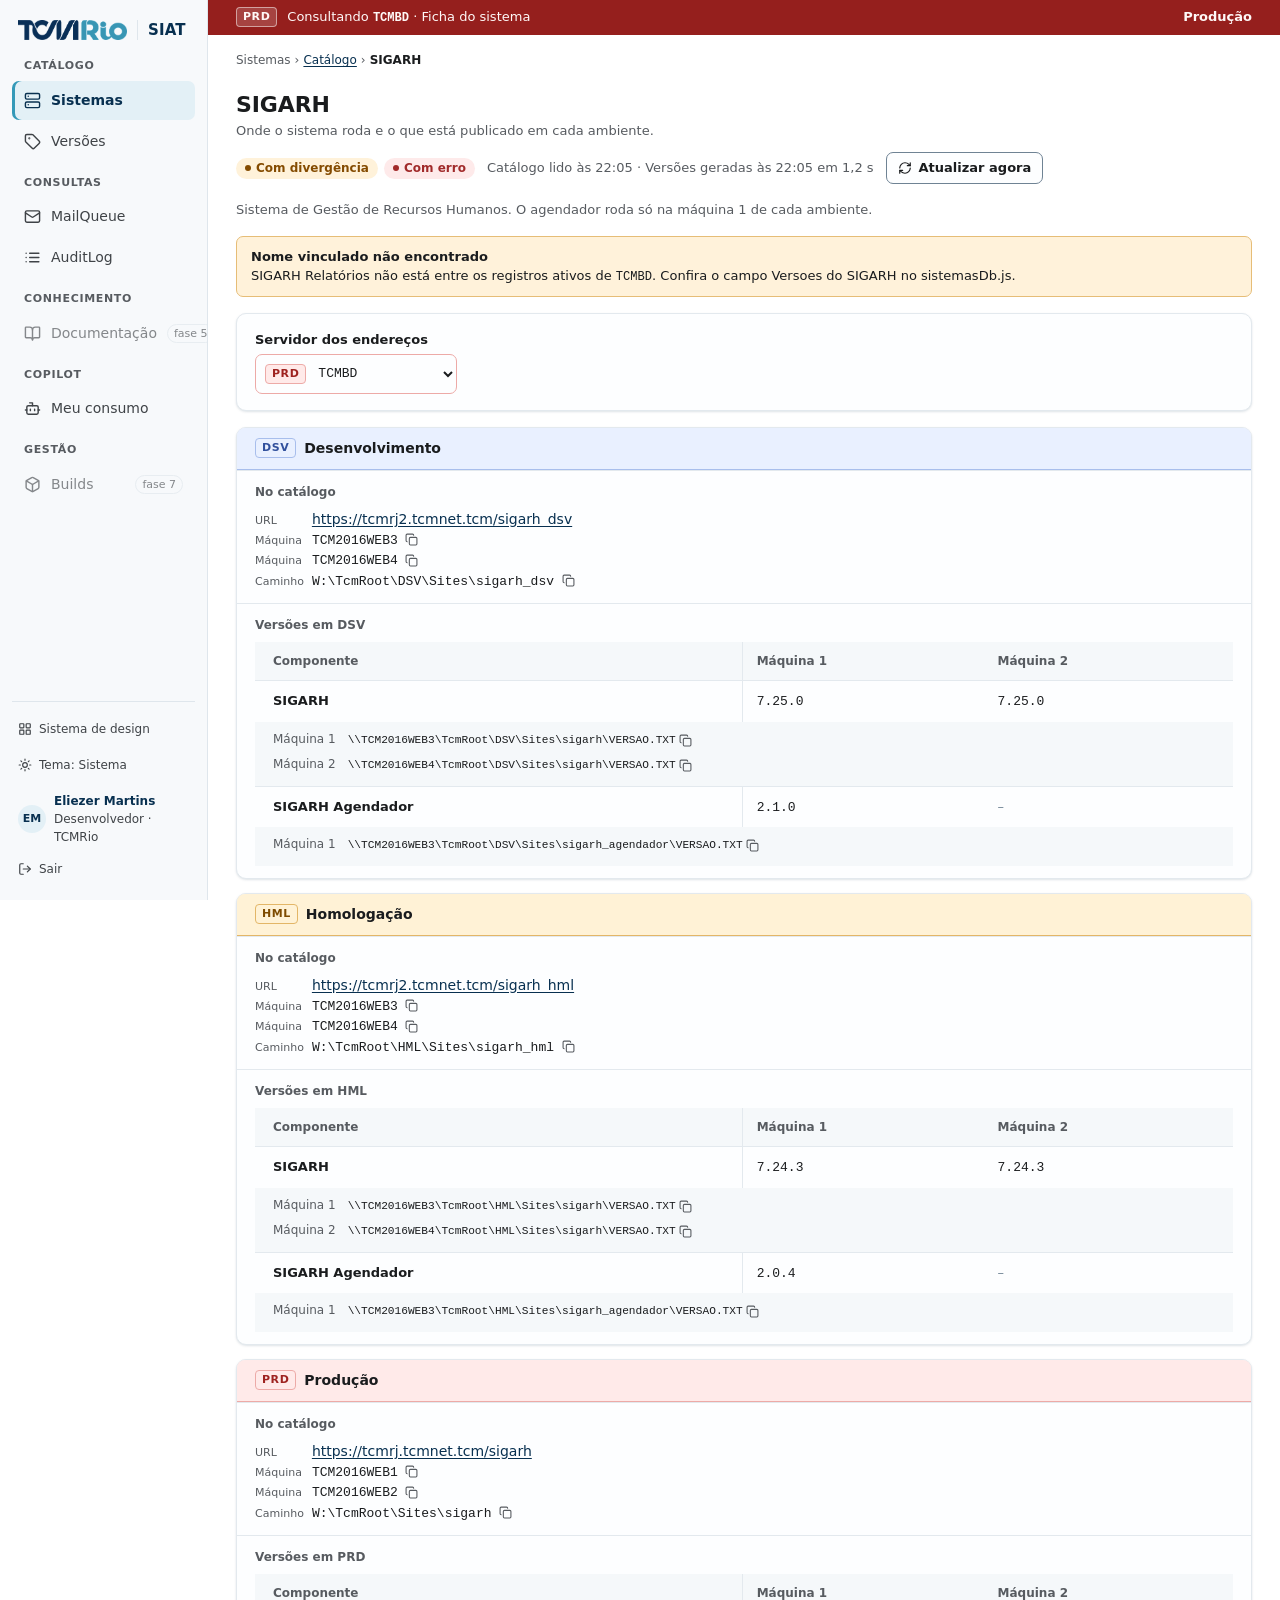
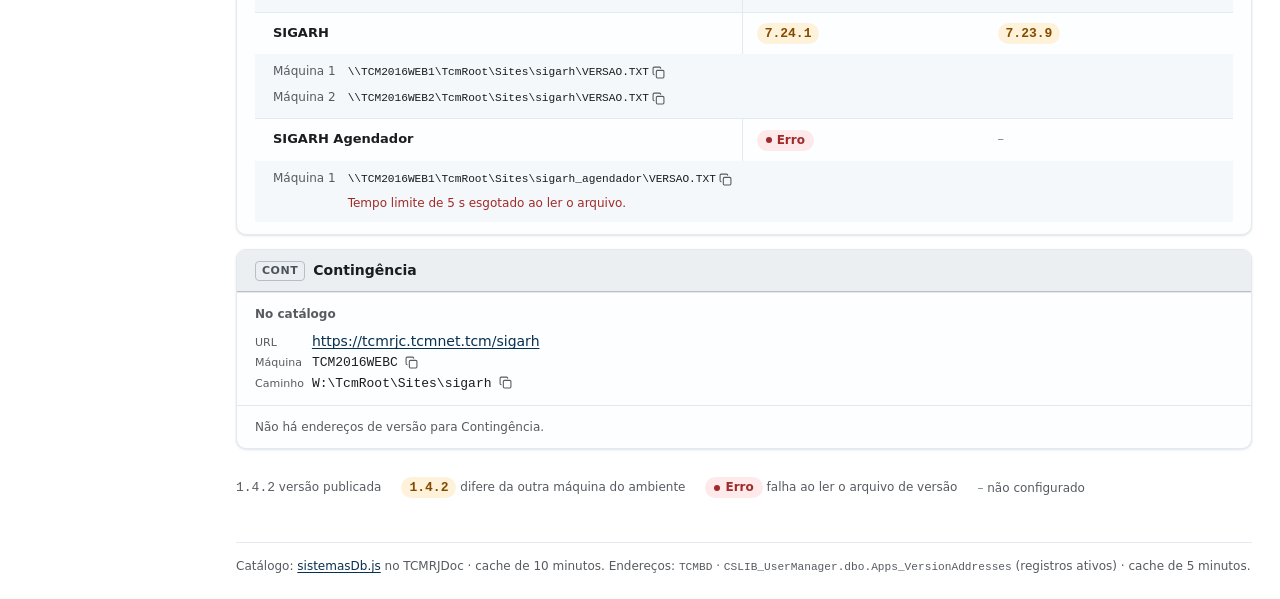
<file: design/ficha.html>
<!doctype html>
<html lang="pt-BR">
<head>
<meta charset="utf-8">
<meta name="viewport" content="width=device-width, initial-scale=1">
<title>SIGARH · SIAT</title>
<script>(function(){var t='system';try{t=localStorage.getItem('siat-tema')||t}catch(e){}document.documentElement.dataset.theme=t==='dark'||(t==='system'&&matchMedia('(prefers-color-scheme: dark)').matches)?'dark':'light'})()</script>
<link rel="stylesheet" href="siat.css">
<style>
  /* Trilha de navegação, acima do título. */
  .trilha ol { display: flex; flex-wrap: wrap; gap: 4px; list-style: none; padding: 0; margin: 0 0 6px; font-size: 12px; color: var(--color-muted); }
  .trilha li + li::before { content: "›"; margin-right: 4px; }
  .trilha a { color: var(--color-brand); }
  .trilha [aria-current="page"] { color: var(--color-ink); font-weight: 600; }
  .situacao { display: flex; flex-wrap: wrap; gap: 6px; }

  .observacao { font-size: 13px; color: var(--color-muted); max-width: 80ch; white-space: pre-line; }
  .avisos { display: flex; flex-direction: column; gap: 8px; }

  /* Uma seção por ambiente: faixa na cor do ambiente, instâncias e, embaixo, as versões. */
  .ambientes { display: flex; flex-direction: column; gap: 14px; }
  .ficha-ambiente > header { display: flex; align-items: center; gap: 8px; padding: 10px 18px; background: var(--amb-soft); border-bottom: 1px solid var(--amb-line); border-radius: var(--radius-panel, 8px) var(--radius-panel, 8px) 0 0; }
  .ficha-ambiente > header h2 { font-size: 14px; font-weight: 600; color: var(--color-ink); margin: 0; }
  .ficha-ambiente .bloco { padding: 12px 18px; }
  .ficha-ambiente .bloco-titulo { display: block; margin-bottom: 8px; font-size: 12px; font-weight: 600; color: var(--color-muted); }
  .tabela-ficha { min-width: 520px; }
  .tabela-ficha th, .tabela-ficha td { white-space: nowrap; }
  .tabela-ficha td.nome { white-space: normal; min-width: 200px; }
  .tabela-ficha tr.caminhos-linha td { background: var(--color-soft); padding-top: 8px; padding-bottom: 10px; white-space: normal; }
  .tabela-ficha .caminhos { grid-template-columns: auto minmax(0, 1fr); }
  .tabela-ficha .caminhos .caminho { overflow-wrap: anywhere; }
  .tabela-ficha .caminhos .erro-msg { grid-column: 2; }
  .tabela-ficha tbody tr.caminhos-linha:hover td { background: var(--color-soft); }
  .tabela-ficha tr.registro td { border-bottom: 0; }
  .nota { font-size: 12px; color: var(--color-muted); }
  .legenda { display: flex; flex-wrap: wrap; gap: 6px 20px; padding: 12px 0; font-size: 12px; color: var(--color-muted); align-items: center; }
</style>
</head>
<body data-pagina="sistemas">
<a class="pular" href="#conteudo">Ir para o conteúdo</a>
<div class="app">
  <main class="conteudo" id="conteudo" tabindex="-1">
    <div class="contexto" id="contexto"></div>

    <nav class="trilha" aria-label="Trilha de navegação">
      <ol>
        <li>Sistemas</li>
        <li><a href="sistemas.html">Catálogo</a></li>
        <li><span aria-current="page">SIGARH</span></li>
      </ol>
    </nav>

    <header class="cabecalho">
      <div>
        <h1>SIGARH</h1>
        <p class="sub">Onde o sistema roda e o que está publicado em cada ambiente.</p>
      </div>
      <div class="cabecalho-acoes">
        <span class="situacao" id="situacao"></span>
        <span class="status" id="status" role="status"></span>
        <button type="button" class="botao secundario pequeno" id="cancelar" hidden>Cancelar</button>
        <button type="button" class="botao secundario pequeno" id="atualizar"></button>
      </div>
    </header>

    <p class="observacao">Sistema de Gestão de Recursos Humanos. O agendador roda só na máquina 1 de cada ambiente.</p>

    <div class="avisos" id="avisos"></div>

    <div class="painel filtros" role="group" aria-label="Servidor dos endereços">
      <label class="campo">Servidor dos endereços
        <span id="servidor"></span>
      </label>
    </div>

    <div class="progresso" id="progresso" hidden></div>

    <div class="ambientes" id="ambientes"></div>

    <div class="legenda">
      <span><span class="versao">1.4.2</span> versão publicada</span>
      <span><span class="versao diverge">1.4.2</span> difere da outra máquina do ambiente</span>
      <span><span class="pilula erro">Erro</span> falha ao ler o arquivo de versão</span>
      <span><span class="vazio-cel">–</span> não configurado</span>
    </div>

    <footer class="rodape">
      <span>
        Catálogo: <a href="#">sistemasDb.js</a> no TCMRJDoc · cache de 10 minutos.
        Endereços: <span class="mono" id="rodapeServidor">TCMBD</span> · <span class="mono">CSLIB_UserManager.dbo.Apps_VersionAddresses</span> (registros ativos) · cache de 5 minutos.
      </span>
    </footer>
  </main>
</div>

<script src="siat.js"></script>
<script>
  // Dados fictícios. O item SIGARH do catálogo tem "Versoes": ["SIGARH", "SIGARH Agendador", "SIGARH Relatórios"];
  // "SIGARH Relatórios" não existe na tabela do servidor escolhido e vira aviso.
  const AMBIENTES = [
    { id: 'dsv', sigla: 'DSV', nome: 'Desenvolvimento' },
    { id: 'hml', sigla: 'HML', nome: 'Homologação' },
    { id: 'prd', sigla: 'PRD', nome: 'Produção' },
    { id: 'cont', sigla: 'CONT', nome: 'Contingência' },
  ];
  const catalogo = {
    dsv: [{ url: 'https://tcmrj2.tcmnet.tcm/sigarh_dsv', maquinas: ['TCM2016WEB3', 'TCM2016WEB4'], caminho: 'W:\\TcmRoot\\DSV\\Sites\\sigarh_dsv' }],
    hml: [{ url: 'https://tcmrj2.tcmnet.tcm/sigarh_hml', maquinas: ['TCM2016WEB3', 'TCM2016WEB4'], caminho: 'W:\\TcmRoot\\HML\\Sites\\sigarh_hml' }],
    prd: [{ url: 'https://tcmrj.tcmnet.tcm/sigarh', maquinas: ['TCM2016WEB1', 'TCM2016WEB2'], caminho: 'W:\\TcmRoot\\Sites\\sigarh' }],
    cont: [{ url: 'https://tcmrjc.tcmnet.tcm/sigarh', maquinas: ['TCM2016WEBC'], caminho: 'W:\\TcmRoot\\Sites\\sigarh' }],
  };
  // Por componente e ambiente: [máquina 1, máquina 2]; cada máquina: [versão ou "ERROR: mensagem" ou null, caminho].
  const caminho = (maq, amb, pasta) => `\\\\${maq}\\TcmRoot\\${amb === 'prd' ? '' : amb.toUpperCase() + '\\'}Sites\\${pasta}\\VERSAO.TXT`;
  const versoes = [
    { nome: 'SIGARH', pasta: 'sigarh', dsv: ['7.25.0', '7.25.0'], hml: ['7.24.3', '7.24.3'], prd: ['7.24.1', '7.23.9'] },
    { nome: 'SIGARH Agendador', pasta: 'sigarh_agendador', dsv: ['2.1.0', null], hml: ['2.0.4', null], prd: ['ERROR: Tempo limite de 5 s esgotado ao ler o arquivo.', null] },
  ];
  const naoEncontrados = ['SIGARH Relatórios'];
  const maquinas = { dsv: ['TCM2016WEB3', 'TCM2016WEB4'], hml: ['TCM2016WEB3', 'TCM2016WEB4'], prd: ['TCM2016WEB1', 'TCM2016WEB2'] };

  const { esc, icone } = SIAT;
  const $ = id => document.getElementById(id);
  const ehErro = v => String(v || '').startsWith('ERROR:');
  const diverge = (a, b) => a != null && b != null && !ehErro(a) && !ehErro(b) && a !== b;
  const VAZIO = '<span class="vazio-cel"><span aria-hidden="true">–</span><span class="so-leitor">não configurado</span></span>';

  $('atualizar').innerHTML = icone('atualizar', 14) + 'Atualizar agora';

  function instancias(amb) {
    const lista = catalogo[amb.id] || [];
    if (!lista.length) return VAZIO;
    return lista.map(i => `<div class="instancia"><dl>
      <dt>URL</dt><dd><a href="${esc(i.url)}" target="_blank" rel="noopener noreferrer">${esc(i.url)}<span class="so-leitor"> (abre em nova aba)</span></a></dd>
      ${i.maquinas.map(m => `<dt>Máquina</dt><dd><span class="mono">${esc(m)}</span>${SIAT.botaoCopiar(m, `máquina ${m} de ${amb.sigla} do SIGARH`)}</dd>`).join('')}
      <dt>Caminho</dt><dd><span class="mono">${esc(i.caminho)}</span>${SIAT.botaoCopiar(i.caminho, `caminho de ${amb.sigla} do SIGARH`)}</dd>
    </dl></div>`).join('');
  }

  function celula(v, divergente, divisa) {
    const classe = divisa ? ' class="divisa"' : '';
    if (v == null) return `<td${classe}>${VAZIO}</td>`;
    if (ehErro(v)) return `<td${classe}><span class="pilula erro"><span aria-hidden="true">Erro</span><span class="so-leitor">Erro ao ler a versão</span></span></td>`;
    return `<td${classe}><span class="versao${divergente ? ' diverge' : ''}">${esc(v)}</span>${divergente ? '<span class="so-leitor">, difere da outra máquina</span>' : ''}</td>`;
  }

  function tabelaVersoes(amb) {
    const linhas = versoes.map(c => {
      const [v1, v2] = c[amb.id];
      const div = diverge(v1, v2);
      const caminhos = [v1, v2].map((v, i) => {
        if (v == null) return '';
        const cam = caminho(maquinas[amb.id][i], amb.id, c.pasta);
        return `<span class="suave">Máquina ${i + 1}</span>`
          + `<span class="caminho"><span class="mono">${esc(cam)}</span>${SIAT.botaoCopiar(cam, `caminho de ${amb.sigla}, máquina ${i + 1}, do ${c.nome}`)}</span>`
          + (ehErro(v) ? `<span class="erro-msg">${esc(v.slice(6).trim())}</span>` : '');
      }).join('');
      return `<tr class="registro"><td class="nome">${esc(c.nome)}</td>${celula(v1, div, true)}${celula(v2, div, false)}</tr>
        <tr class="caminhos-linha"><td colspan="3"><div class="caminhos">${caminhos}</div></td></tr>`;
    }).join('');
    return `<span class="bloco-titulo" id="versoes-${amb.id}">Versões em ${amb.sigla}</span>
      <div class="tabela-rolagem"><table class="tabela tabela-ficha" aria-labelledby="versoes-${amb.id}">
        <thead><tr><th scope="col">Componente</th><th scope="col" class="divisa">Máquina 1</th><th scope="col">Máquina 2</th></tr></thead>
        <tbody>${linhas}</tbody>
      </table></div>`;
  }

  function desenhar(servidor) {
    $('ambientes').innerHTML = AMBIENTES.map(amb => `
      <section class="painel ficha-ambiente" data-amb="${amb.id}" aria-labelledby="amb-${amb.id}">
        <header><span class="amb">${amb.sigla}</span><h2 id="amb-${amb.id}">${amb.nome}</h2></header>
        <div class="bloco"><span class="bloco-titulo">No catálogo</span>${instancias(amb)}</div>
        <div class="bloco">${amb.id === 'cont'
          ? '<p class="nota">Não há endereços de versão para Contingência.</p>'
          : tabelaVersoes(amb)}</div>
      </section>`).join('');

    const temDiv = versoes.some(c => ['dsv', 'hml', 'prd'].some(a => diverge(...c[a])));
    const temErro = versoes.some(c => ['dsv', 'hml', 'prd'].some(a => c[a].some(ehErro)));
    $('situacao').innerHTML = [
      !temDiv && !temErro ? '<span class="pilula ok">Sem pendências</span>' : '',
      temDiv ? '<span class="pilula alerta">Com divergência</span>' : '',
      temErro ? '<span class="pilula erro">Com erro</span>' : '',
    ].join('');

    $('avisos').innerHTML = naoEncontrados.map(n =>
      `<div class="aviso" role="note"><span><strong>Nome vinculado não encontrado</strong>${esc(n)} não está entre os registros ativos de <span class="mono">${esc(servidor.nome)}</span>. Confira o campo Versoes do SIGARH no sistemasDb.js.</span></div>`).join('');
    $('rodapeServidor').textContent = servidor.nome;
  }

  function contexto(s) {
    SIAT.contexto($('contexto'), s, 'Ficha do sistema');
    $('contexto').querySelector('.contexto-aviso').textContent = { dsv: 'Desenvolvimento', hml: 'Homologação', prd: 'Produção' }[s.amb];
  }

  const consulta = SIAT.consulta({ status: $('status'), progresso: $('progresso'), consultar: $('atualizar'), cancelar: $('cancelar') });
  function ler(servidor) {
    contexto(servidor);
    consulta.iniciar(`Lendo 5 arquivos de versão em ${servidor.nome}`, 1200, duracao => {
      desenhar(servidor);
      $('status').textContent = `Catálogo lido às ${SIAT.hora()} · Versões geradas às ${SIAT.hora()} em ${SIAT.segundos(duracao)}`;
    });
  }

  const seletor = SIAT.seletorServidor($('servidor'), SIAT.url.ler('servidor') || 'TCMBD', ler);
  $('atualizar').addEventListener('click', () => ler(seletor.valor()));

  contexto(seletor.valor());
  desenhar(seletor.valor());
  $('status').textContent = `Catálogo lido às ${SIAT.hora()} · Versões geradas às ${SIAT.hora()} em 1,2 s`;
</script>
</body>
</html>
</file>
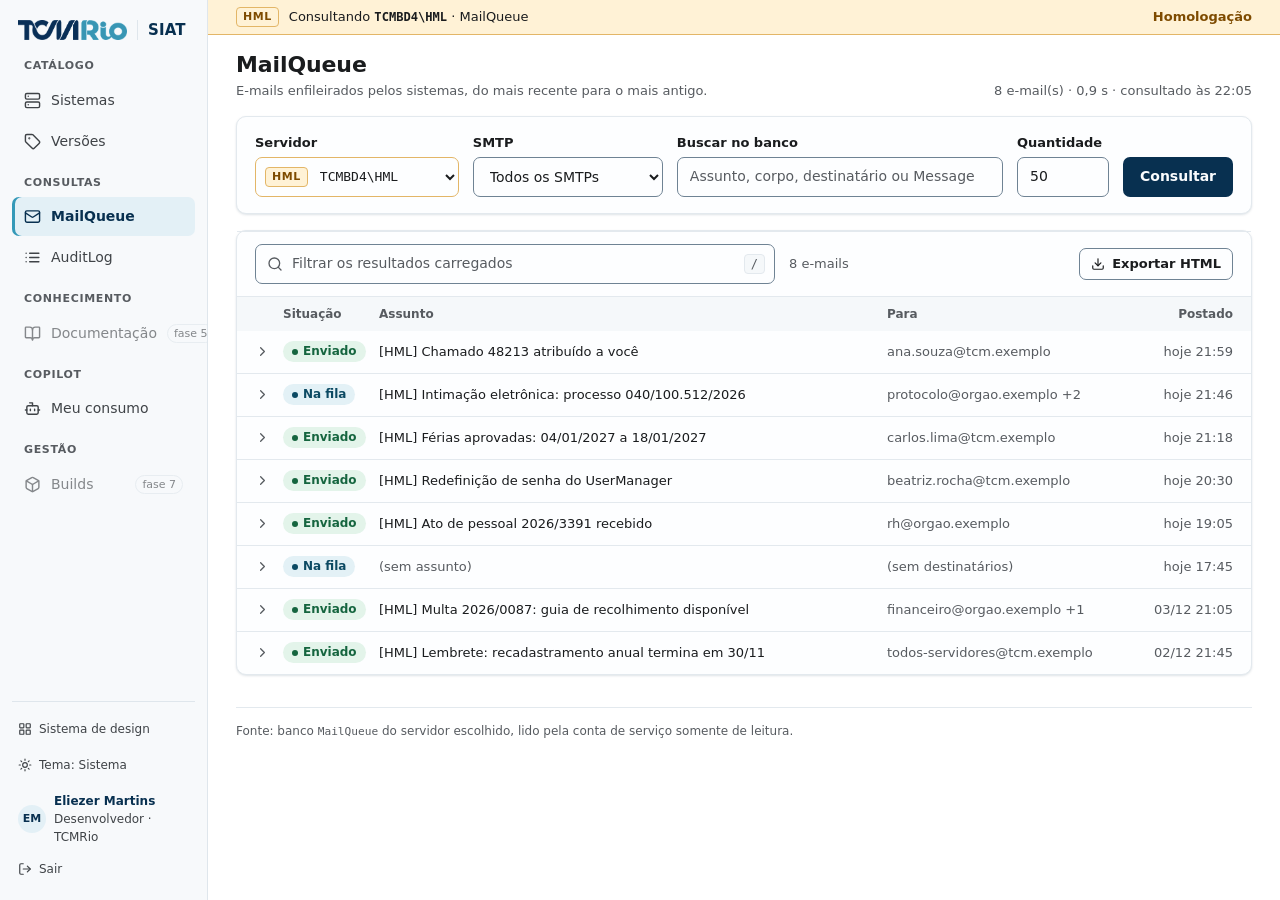
<file: design/mailqueue.html>
<!doctype html>
<html lang="pt-BR">
<head>
<meta charset="utf-8">
<meta name="viewport" content="width=device-width, initial-scale=1">
<title>MailQueue · SIAT</title>
<script>(function(){var t='system';try{t=localStorage.getItem('siat-tema')||t}catch(e){}document.documentElement.dataset.theme=t==='dark'||(t==='system'&&matchMedia('(prefers-color-scheme: dark)').matches)?'dark':'light'})()</script>
<link rel="stylesheet" href="siat.css">
<style>
  .lista { --colunas: 16px 84px minmax(0, 1fr) 230px 104px; --colunas-estreito: 16px 84px minmax(0, 1fr) 92px; }
</style>
</head>
<body data-pagina="mailqueue">
<a class="pular" href="#conteudo">Ir para o conteúdo</a>
<div class="app">
  <main class="conteudo" id="conteudo" tabindex="-1">
    <div class="contexto" id="contexto"></div>

    <header class="cabecalho">
      <div>
        <h1>MailQueue</h1>
        <p class="sub">E-mails enfileirados pelos sistemas, do mais recente para o mais antigo.</p>
      </div>
      <span class="status" id="status" role="status"></span>
    </header>

    <form class="painel filtros" id="form" novalidate>
      <div class="campo">
        <span id="rotuloServidor">Servidor</span>
        <div id="servidor" role="group" aria-labelledby="rotuloServidor"></div>
      </div>
      <label class="campo">SMTP
        <select id="smtp">
          <option value="">Todos os SMTPs</option>
          <option value="1">1 · Notificações</option>
          <option value="2">2 · Comunicações processuais</option>
          <option value="3">3 · RH</option>
        </select>
      </label>
      <label class="campo largo">Buscar no banco
        <input id="texto" type="search" placeholder="Assunto, corpo, destinatário ou MessageId">
      </label>
      <label class="campo curto">Quantidade
        <input id="top" type="number" min="1" max="1000" value="50" required>
      </label>
      <button class="botao" id="consultar">Consultar</button>
      <button type="button" class="botao secundario" id="cancelar" hidden title="Interrompe o comando no SQL Server">Cancelar</button>
    </form>

    <section class="painel" aria-label="Resultados">
      <div class="progresso" id="progresso" hidden></div>
      <div class="barra">
        <label class="busca">
          <span class="so-leitor">Filtrar os resultados carregados</span>
          <span id="iconeBusca"></span>
          <input class="entrada" id="filtro" type="search" data-busca placeholder="Filtrar os resultados carregados" autocomplete="off">
          <kbd aria-hidden="true">/</kbd>
        </label>
        <span class="contador" id="contador" aria-live="polite"></span>
        <button type="button" class="botao secundario pequeno empurra" id="exportar" disabled></button>
      </div>
      <div class="lista">
        <div class="lista-cab" aria-hidden="true"><span></span><span>Situação</span><span>Assunto</span><span class="opc">Para</span><span class="direita">Postado</span></div>
        <div id="lista"></div>
      </div>
      <div class="estado" id="vazio" hidden></div>
    </section>

    <footer class="rodape">
      <span>Fonte: banco <span class="mono">MailQueue</span> do servidor escolhido, lido pela conta de serviço somente de leitura.</span>
    </footer>
  </main>
</div>

<script src="siat.js"></script>
<script>
  const { esc, icone } = SIAT;
  const $ = id => document.getElementById(id);

  // E-mails fictícios. Fora de PRD, os sistemas prefixam o assunto com o ambiente.
  const BASE = [
    { smtp: 1, assunto: 'Chamado 48213 atribuído a você', para: 'ana.souza@tcm.exemplo', min: 6, enviado: true,
      corpo: '<p>Olá, Ana.</p><p>O chamado <b>48213</b> (Impressora do 7º andar sem toner) foi atribuído a você.</p><p>Chamados e Serviços</p>' },
    { smtp: 2, assunto: 'Intimação eletrônica: processo 040/100.512/2026', para: 'protocolo@orgao.exemplo; juridico@orgao.exemplo; gabinete@orgao.exemplo', min: 19, enviado: false,
      corpo: '<p>Fica o jurisdicionado intimado do despacho proferido no processo <b>040/100.512/2026</b>.</p><p>O prazo para manifestação é de 15 dias.</p>' },
    { smtp: 3, assunto: 'Férias aprovadas: 04/01/2027 a 18/01/2027', para: 'carlos.lima@tcm.exemplo', min: 47, enviado: true,
      corpo: '<p>Carlos, o seu período de férias foi aprovado pela chefia imediata.</p>' },
    { smtp: 1, assunto: 'Redefinição de senha do UserManager', para: 'beatriz.rocha@tcm.exemplo', min: 95, enviado: true,
      corpo: 'Recebemos um pedido de redefinição de senha.\nSe não foi você, ignore esta mensagem.', texto: true },
    { smtp: 2, assunto: 'Ato de pessoal 2026/3391 recebido', para: 'rh@orgao.exemplo', min: 180, enviado: true,
      corpo: '<p>O ato de pessoal <b>2026/3391</b> foi recebido e aguarda análise.</p>' },
    { smtp: 1, assunto: '', para: '', min: 260, enviado: false,
      corpo: '<p>Mensagem de teste gerada pelo agendador.</p>' },
    { smtp: 2, assunto: 'Multa 2026/0087: guia de recolhimento disponível', para: 'financeiro@orgao.exemplo; controladoria@orgao.exemplo', min: 1500, enviado: true,
      corpo: '<p>A guia de recolhimento da multa <b>2026/0087</b> está disponível no sistema.</p>' },
    { smtp: 3, assunto: 'Lembrete: recadastramento anual termina em 30/11', para: 'todos-servidores@tcm.exemplo', min: 2900, enviado: true,
      corpo: '<p>O recadastramento anual termina em <b>30/11/2026</b>.</p><p>Acesse o SIGARH para concluir.</p>' },
  ];
  function mensagensDe(servidor) {
    const prefixo = servidor.amb === 'prd' ? '' : `[${servidor.amb.toUpperCase()}] `;
    return BASE.map((m, i) => ({
      ...m,
      assunto: m.assunto ? prefixo + m.assunto : '',
      id: `${servidor.amb}-${String(9041 - i).padStart(6, '0')}-a3f${i}c2e1`,
      postado: SIAT.haMinutos(m.min),
      enviadoEm: m.enviado ? SIAT.haMinutos(m.min - 1) : null,
    }));
  }

  const situacao = m => m.enviado ? '<span class="pilula ok">Enviado</span>' : '<span class="pilula info">Na fila</span>';
  const ausente = texto => `<span class="suave">${texto}</span>`;
  function paraCurto(m) {
    const dest = m.para.split(';').map(s => s.trim()).filter(Boolean);
    if (!dest.length) return ausente('(sem destinatários)');
    return esc(dest[0]) + (dest.length > 1 ? ` <span class="suave">+${dest.length - 1}</span>` : '');
  }
  // O corpo vai num iframe com sandbox vazio: sem scripts e sem acesso a esta página.
  function srcdoc(m) {
    const corpo = m.texto ? `<pre style="white-space:pre-wrap;font:inherit;margin:0">${esc(m.corpo)}</pre>` : m.corpo;
    return '<!doctype html><meta charset="utf-8"><base target="_blank"><style>body{margin:0;padding:12px;font:14px "Segoe UI",Arial,sans-serif;color:#222;background:#fff}</style>' + corpo;
  }
  function htmlCampos(m) {
    return `<dl class="campos">
      <dt>Assunto</dt><dd>${m.assunto ? esc(m.assunto) : ausente('(sem assunto)')}</dd>
      <dt>Para</dt><dd>${m.para ? esc(m.para) : ausente('(sem destinatários)')}</dd>
      <dt>Situação</dt><dd>${situacao(m)}</dd>
      <dt>Postado em</dt><dd class="num">${SIAT.dataCompleta(m.postado)}</dd>
      <dt>Data de envio</dt><dd class="num">${m.enviadoEm ? SIAT.dataCompleta(m.enviadoEm) : ausente('não enviado')}</dd>
      <dt>MessageId</dt><dd><span class="mono">${esc(m.id)}</span> ${SIAT.botaoCopiar(m.id, 'MessageId')}</dd>
    </dl>`;
  }

  const lista = SIAT.listaExpansivel({
    raiz: $('lista'),
    id: m => m.id,
    linha: m => ({
      busca: [m.assunto, m.para, m.id, m.corpo.replace(/<[^>]+>/g, ' ')].join(' '),
      celulas: `<span>${situacao(m)}</span>`
        + `<span class="cel-texto">${m.assunto ? esc(m.assunto) : ausente('(sem assunto)')}</span>`
        + `<span class="cel-suave opc">${paraCurto(m)}</span>`
        + `<span class="cel-suave direita num" title="${SIAT.dataCompleta(m.postado)}">${SIAT.quando(m.postado)}</span>`,
    }),
    detalhe: (m, painel) => {
      painel.innerHTML = htmlCampos(m) + '<div><span class="secao-titulo">Corpo</span><iframe class="corpo-email" sandbox title="Corpo da mensagem"></iframe></div>';
      painel.querySelector('iframe').srcdoc = srcdoc(m);
    },
    aoAbrir: id => SIAT.url.gravar({ sel: id }),
  });

  let ultima = null;
  const seletor = SIAT.seletorServidor($('servidor'), SIAT.url.ler('servidor') || 'TCMBD4\\HML', consultar);
  const consulta = SIAT.consulta({ status: $('status'), progresso: $('progresso'), consultar: $('consultar'), cancelar: $('cancelar') });

  $('iconeBusca').outerHTML = icone('busca', 16);
  $('exportar').innerHTML = icone('baixar', 14) + 'Exportar HTML';
  $('smtp').value = SIAT.url.ler('smtp');
  $('texto').value = SIAT.url.ler('texto');
  $('top').value = SIAT.url.ler('top') || 50;

  function filtrar() {
    const total = lista.itens().length;
    const visiveis = lista.filtrar($('filtro').value);
    $('contador').textContent = !total ? '' : $('filtro').value.trim() ? `${visiveis} de ${total} e-mails` : `${total} e-mails`;
  }

  function mostrar(mensagens, v, duracao) {
    ultima = { v, mensagens };
    const tem = mensagens.length > 0;
    document.querySelector('.lista').hidden = !tem;
    $('vazio').hidden = tem;
    $('exportar').disabled = !tem;
    if (!tem) {
      const acoes = [];
      if (v.texto) acoes.push('<button type="button" class="botao secundario pequeno" data-acao="sem-texto">Remover busca</button>');
      if (v.smtp) acoes.push('<button type="button" class="botao secundario pequeno" data-acao="todos-smtps">Todos os SMTPs</button>');
      $('vazio').innerHTML = `<h2>Nenhum e-mail encontrado</h2>
        <p>${v.smtp ? 'SMTP ' + esc(v.smtp) : 'Todos os SMTPs'}${v.texto ? `, contendo "${esc(v.texto)}"` : ''}, em <span class="mono">${esc(v.servidor.nome)}</span>.</p>
        ${acoes.length ? `<div class="acoes">${acoes.join('')}</div>` : ''}`;
    }
    lista.mostrar(mensagens, SIAT.url.ler('sel'));
    filtrar();
    $('status').textContent = `${mensagens.length} e-mail(s) · ${SIAT.segundos(duracao)} · consultado às ${SIAT.hora()}`;
  }

  function consultar() {
    if (!$('form').reportValidity()) return;
    const v = { servidor: seletor.valor(), smtp: $('smtp').value, texto: $('texto').value.trim(), top: $('top').value };
    SIAT.contexto($('contexto'), v.servidor, 'MailQueue');
    SIAT.url.gravar({ servidor: v.servidor.nome, smtp: v.smtp, texto: v.texto, top: v.top === '50' ? '' : v.top });
    if (!ultima) { $('lista').innerHTML = SIAT.esqueleto(6); $('vazio').hidden = true; }
    consulta.iniciar('Consultando ' + v.servidor.nome, 900, duracao => {
      const mensagens = mensagensDe(v.servidor)
        .filter(m => !v.smtp || String(m.smtp) === v.smtp)
        .filter(m => SIAT.casa(SIAT.normaliza([m.assunto, m.para, m.id, m.corpo].join(' ')), v.texto))
        .slice(0, Number(v.top));
      mostrar(mensagens, v, duracao);
    });
  }

  $('form').addEventListener('submit', ev => { ev.preventDefault(); SIAT.url.gravar({ sel: '' }); consultar(); });
  $('filtro').addEventListener('input', filtrar);
  $('vazio').addEventListener('click', ev => {
    const acao = ev.target.closest('[data-acao]')?.dataset.acao;
    if (acao === 'sem-texto') $('texto').value = '';
    else if (acao === 'todos-smtps') $('smtp').value = '';
    else return;
    consultar();
  });
  $('exportar').addEventListener('click', () => {
    const { v, mensagens } = ultima;
    SIAT.exportar('mailqueue.html', 'MailQueue · ' + v.servidor.nome,
      `${mensagens.length} e-mail(s), limite ${v.top}, consultado em ${SIAT.dataCompleta(new Date())}`,
      mensagens.map(m => `<section><h2>${esc(m.assunto || '(sem assunto)')}</h2>${htmlCampos(m).replace(/<button[\s\S]*?<\/button>/g, '')}<iframe sandbox srcdoc="${esc(srcdoc(m))}"></iframe></section>`));
  });

  consultar();
</script>
</body>
</html>
</file>
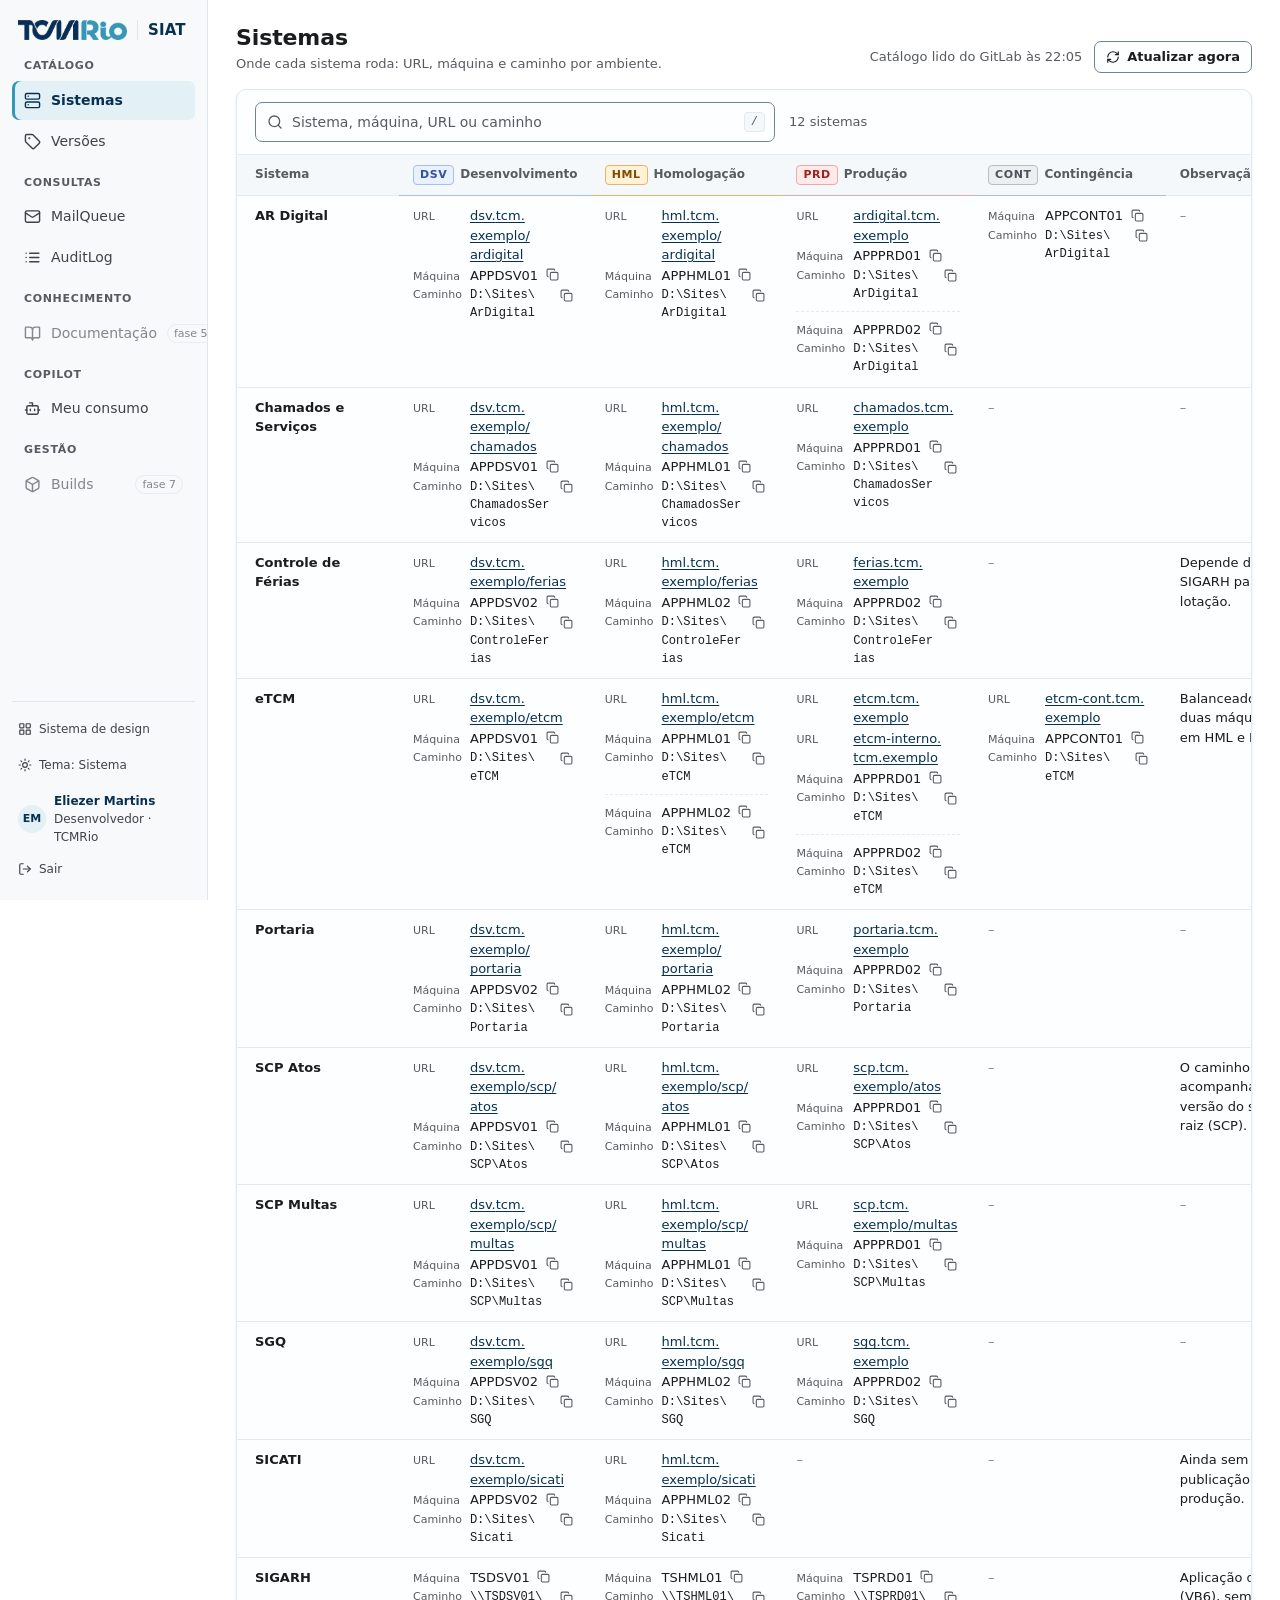
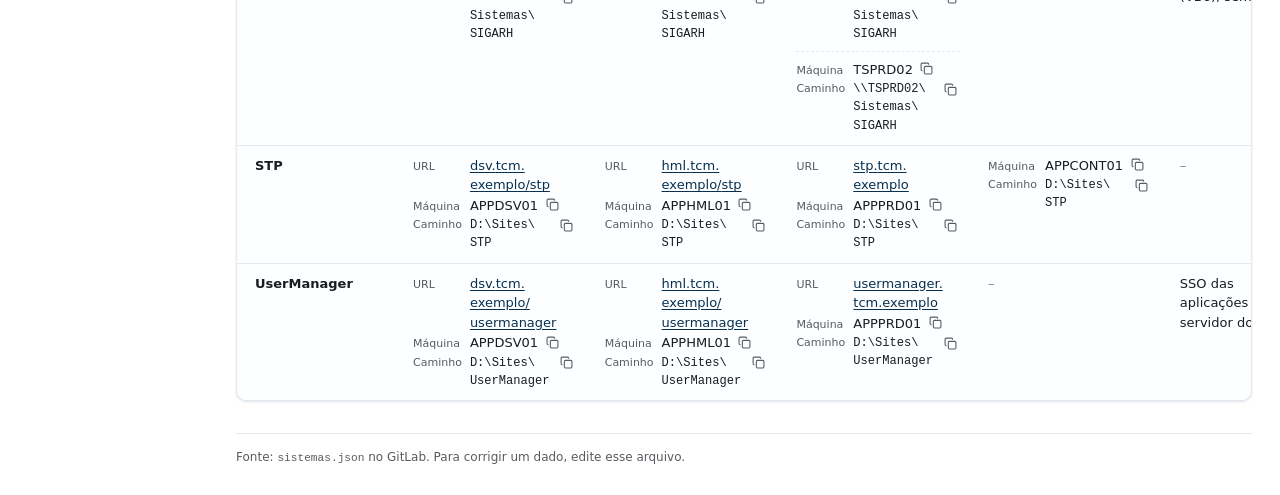
<file: design/sistemas.html>
<!doctype html>
<html lang="pt-BR">
<head>
<meta charset="utf-8">
<meta name="viewport" content="width=device-width, initial-scale=1">
<title>Sistemas · SIAT</title>
<script>(function(){var t='system';try{t=localStorage.getItem('siat-tema')||t}catch(e){}document.documentElement.dataset.theme=t==='dark'||(t==='system'&&matchMedia('(prefers-color-scheme: dark)').matches)?'dark':'light'})()</script>
<link rel="stylesheet" href="siat.css">
<style>
  .tabela-sistemas { table-layout: fixed; min-width: 1080px; }
  .tabela-sistemas .col-sistema { width: 15%; }
  .tabela-sistemas .col-obs { width: 14%; }
  .tabela-sistemas th .amb { margin-right: 6px; }
</style>
</head>
<body data-pagina="sistemas">
<a class="pular" href="#conteudo">Ir para o conteúdo</a>
<div class="app">
  <main class="conteudo" id="conteudo" tabindex="-1">
    <header class="cabecalho">
      <div>
        <h1>Sistemas</h1>
        <p class="sub">Onde cada sistema roda: URL, máquina e caminho por ambiente.</p>
      </div>
      <div class="cabecalho-acoes">
        <span class="status">Catálogo lido do GitLab às <span id="lidoAs"></span></span>
        <button type="button" class="botao secundario pequeno" id="atualizar"></button>
      </div>
    </header>

    <section class="painel" aria-label="Catálogo de sistemas">
      <div class="barra">
        <label class="busca">
          <span class="so-leitor">Buscar sistemas</span>
          <span id="iconeBusca"></span>
          <input class="entrada" id="busca" type="search" data-busca placeholder="Sistema, máquina, URL ou caminho" autocomplete="off">
          <kbd aria-hidden="true">/</kbd>
        </label>
        <span class="contador" id="contador" aria-live="polite"></span>
      </div>
      <div class="tabela-rolagem">
        <table class="tabela tabela-sistemas">
          <thead>
            <tr>
              <th class="col-sistema">Sistema</th>
              <th data-amb="dsv"><span class="amb">DSV</span>Desenvolvimento</th>
              <th data-amb="hml"><span class="amb">HML</span>Homologação</th>
              <th data-amb="prd"><span class="amb">PRD</span>Produção</th>
              <th data-amb="cont"><span class="amb">CONT</span>Contingência</th>
              <th class="col-obs">Observação</th>
            </tr>
          </thead>
          <tbody id="listagem"></tbody>
        </table>
      </div>
      <div class="estado" id="vazio" hidden>
        <h2>Nenhum sistema encontrado</h2>
        <p>A busca procura todos os termos em nome, URL, máquina, caminho e observação.</p>
        <div class="acoes"><button type="button" class="botao secundario pequeno" id="limpar">Limpar busca</button></div>
      </div>
    </section>

    <footer class="rodape">
      <span>Fonte: <span class="mono">sistemas.json</span> no GitLab. Para corrigir um dado, edite esse arquivo.</span>
    </footer>
  </main>
</div>

<script src="siat.js"></script>
<script>
  // Dados fictícios, no formato do sistemasDb.js atual.
  const sistemas = [
    { Title: 'AR Digital',
      DSV: [{ URL: 'https://dsv.tcm.exemplo/ardigital', Machine: 'APPDSV01', Path: 'D:\\Sites\\ArDigital' }],
      HML: [{ URL: 'https://hml.tcm.exemplo/ardigital', Machine: 'APPHML01', Path: 'D:\\Sites\\ArDigital' }],
      PRD: [{ URL: 'https://ardigital.tcm.exemplo', Machine: 'APPPRD01', Path: 'D:\\Sites\\ArDigital' },
            { Machine: 'APPPRD02', Path: 'D:\\Sites\\ArDigital' }],
      CONT: [{ Machine: 'APPCONT01', Path: 'D:\\Sites\\ArDigital' }] },
    { Title: 'Chamados e Serviços',
      DSV: [{ URL: 'https://dsv.tcm.exemplo/chamados', Machine: 'APPDSV01', Path: 'D:\\Sites\\ChamadosServicos' }],
      HML: [{ URL: 'https://hml.tcm.exemplo/chamados', Machine: 'APPHML01', Path: 'D:\\Sites\\ChamadosServicos' }],
      PRD: [{ URL: 'https://chamados.tcm.exemplo', Machine: 'APPPRD01', Path: 'D:\\Sites\\ChamadosServicos' }] },
    { Title: 'Controle de Férias',
      DSV: [{ URL: 'https://dsv.tcm.exemplo/ferias', Machine: 'APPDSV02', Path: 'D:\\Sites\\ControleFerias' }],
      HML: [{ URL: 'https://hml.tcm.exemplo/ferias', Machine: 'APPHML02', Path: 'D:\\Sites\\ControleFerias' }],
      PRD: [{ URL: 'https://ferias.tcm.exemplo', Machine: 'APPPRD02', Path: 'D:\\Sites\\ControleFerias' }],
      OBS: 'Depende do SIGARH para a lotação.' },
    { Title: 'eTCM',
      DSV: [{ URL: 'https://dsv.tcm.exemplo/etcm', Machine: 'APPDSV01', Path: 'D:\\Sites\\eTCM' }],
      HML: [{ URL: 'https://hml.tcm.exemplo/etcm', Machine: 'APPHML01', Path: 'D:\\Sites\\eTCM' },
            { Machine: 'APPHML02', Path: 'D:\\Sites\\eTCM' }],
      PRD: [{ URL: 'https://etcm.tcm.exemplo | https://etcm-interno.tcm.exemplo', Machine: 'APPPRD01', Path: 'D:\\Sites\\eTCM' },
            { Machine: 'APPPRD02', Path: 'D:\\Sites\\eTCM' }],
      CONT: [{ URL: 'https://etcm-cont.tcm.exemplo', Machine: 'APPCONT01', Path: 'D:\\Sites\\eTCM' }],
      OBS: 'Balanceado entre duas máquinas em HML e PRD.' },
    { Title: 'Portaria',
      DSV: [{ URL: 'https://dsv.tcm.exemplo/portaria', Machine: 'APPDSV02', Path: 'D:\\Sites\\Portaria' }],
      HML: [{ URL: 'https://hml.tcm.exemplo/portaria', Machine: 'APPHML02', Path: 'D:\\Sites\\Portaria' }],
      PRD: [{ URL: 'https://portaria.tcm.exemplo', Machine: 'APPPRD02', Path: 'D:\\Sites\\Portaria' }] },
    { Title: 'SCP Atos',
      DSV: [{ URL: 'https://dsv.tcm.exemplo/scp/atos', Machine: 'APPDSV01', Path: 'D:\\Sites\\SCP\\Atos' }],
      HML: [{ URL: 'https://hml.tcm.exemplo/scp/atos', Machine: 'APPHML01', Path: 'D:\\Sites\\SCP\\Atos' }],
      PRD: [{ URL: 'https://scp.tcm.exemplo/atos', Machine: 'APPPRD01', Path: 'D:\\Sites\\SCP\\Atos' }],
      OBS: 'O caminho acompanha a versão do sistema raiz (SCP).' },
    { Title: 'SCP Multas',
      DSV: [{ URL: 'https://dsv.tcm.exemplo/scp/multas', Machine: 'APPDSV01', Path: 'D:\\Sites\\SCP\\Multas' }],
      HML: [{ URL: 'https://hml.tcm.exemplo/scp/multas', Machine: 'APPHML01', Path: 'D:\\Sites\\SCP\\Multas' }],
      PRD: [{ URL: 'https://scp.tcm.exemplo/multas', Machine: 'APPPRD01', Path: 'D:\\Sites\\SCP\\Multas' }] },
    { Title: 'SGQ',
      DSV: [{ URL: 'https://dsv.tcm.exemplo/sgq', Machine: 'APPDSV02', Path: 'D:\\Sites\\SGQ' }],
      HML: [{ URL: 'https://hml.tcm.exemplo/sgq', Machine: 'APPHML02', Path: 'D:\\Sites\\SGQ' }],
      PRD: [{ URL: 'https://sgq.tcm.exemplo', Machine: 'APPPRD02', Path: 'D:\\Sites\\SGQ' }] },
    { Title: 'SICATI',
      DSV: [{ URL: 'https://dsv.tcm.exemplo/sicati', Machine: 'APPDSV02', Path: 'D:\\Sites\\Sicati' }],
      HML: [{ URL: 'https://hml.tcm.exemplo/sicati', Machine: 'APPHML02', Path: 'D:\\Sites\\Sicati' }],
      OBS: 'Ainda sem publicação em produção.' },
    { Title: 'SIGARH',
      DSV: [{ Machine: 'TSDSV01', Path: '\\\\TSDSV01\\Sistemas\\SIGARH' }],
      HML: [{ Machine: 'TSHML01', Path: '\\\\TSHML01\\Sistemas\\SIGARH' }],
      PRD: [{ Machine: 'TSPRD01', Path: '\\\\TSPRD01\\Sistemas\\SIGARH' },
            { Machine: 'TSPRD02', Path: '\\\\TSPRD02\\Sistemas\\SIGARH' }],
      OBS: 'Aplicação desktop (VB6), sem URL.' },
    { Title: 'STP',
      DSV: [{ URL: 'https://dsv.tcm.exemplo/stp', Machine: 'APPDSV01', Path: 'D:\\Sites\\STP' }],
      HML: [{ URL: 'https://hml.tcm.exemplo/stp', Machine: 'APPHML01', Path: 'D:\\Sites\\STP' }],
      PRD: [{ URL: 'https://stp.tcm.exemplo', Machine: 'APPPRD01', Path: 'D:\\Sites\\STP' }],
      CONT: [{ Machine: 'APPCONT01', Path: 'D:\\Sites\\STP' }] },
    { Title: 'UserManager',
      DSV: [{ URL: 'https://dsv.tcm.exemplo/usermanager', Machine: 'APPDSV01', Path: 'D:\\Sites\\UserManager' }],
      HML: [{ URL: 'https://hml.tcm.exemplo/usermanager', Machine: 'APPHML01', Path: 'D:\\Sites\\UserManager' }],
      PRD: [{ URL: 'https://usermanager.tcm.exemplo', Machine: 'APPPRD01', Path: 'D:\\Sites\\UserManager' }],
      OBS: 'SSO das aplicações e servidor do SIAT.' },
  ];

  const { esc, icone, botaoCopiar } = SIAT;
  const $ = id => document.getElementById(id);
  const VAZIO = '<span class="vazio-cel" aria-label="não configurado">–</span>';
  const quebravel = texto => esc(texto).replace(/([\/\\_.\-])/g, '$1<wbr>');

  $('iconeBusca').outerHTML = icone('busca', 16);
  $('atualizar').innerHTML = icone('atualizar', 14) + 'Atualizar agora';

  function celula(instancias) {
    const blocos = (instancias || []).map(inst => {
      const partes = [];
      (inst.URL || '').split('|').map(u => u.trim()).filter(Boolean).forEach(u =>
        partes.push(`<dt>URL</dt><dd><a href="${esc(u)}" target="_blank" rel="noopener">${quebravel(u.replace(/^https?:\/\//i, ''))}<span class="so-leitor"> (abre em nova aba)</span></a></dd>`));
      if (inst.Machine) partes.push(`<dt>Máquina</dt><dd>${esc(inst.Machine)} ${botaoCopiar(inst.Machine, 'máquina')}</dd>`);
      if (inst.Path) partes.push(`<dt>Caminho</dt><dd><span class="mono">${quebravel(inst.Path)}</span> ${botaoCopiar(inst.Path, 'caminho')}</dd>`);
      return partes.length ? `<div class="instancia"><dl>${partes.join('')}</dl></div>` : '';
    }).filter(Boolean);
    return `<td>${blocos.join('') || VAZIO}</td>`;
  }

  sistemas.sort((a, b) => a.Title.localeCompare(b.Title, 'pt-BR'));
  $('listagem').innerHTML = sistemas.map(s =>
    `<tr><td class="nome">${esc(s.Title)}</td>${['DSV', 'HML', 'PRD', 'CONT'].map(a => celula(s[a])).join('')}<td>${s.OBS ? esc(s.OBS) : VAZIO}</td></tr>`).join('');

  const linhas = [...$('listagem').rows];
  linhas.forEach(tr => { tr.dataset.busca = SIAT.normaliza(tr.textContent); });

  function filtrar() {
    const termo = $('busca').value;
    let visiveis = 0;
    linhas.forEach(tr => { tr.hidden = !SIAT.casa(tr.dataset.busca, termo); if (!tr.hidden) visiveis++; });
    $('vazio').hidden = visiveis > 0;
    document.querySelector('.tabela-rolagem').hidden = visiveis === 0;
    $('contador').textContent = termo.trim() ? `${visiveis} de ${linhas.length} sistemas` : `${linhas.length} sistemas`;
    SIAT.url.gravar({ q: termo.trim() });
  }

  $('busca').value = SIAT.url.ler('q');
  $('busca').addEventListener('input', filtrar);
  $('limpar').addEventListener('click', () => { $('busca').value = ''; filtrar(); $('busca').focus(); });
  $('atualizar').addEventListener('click', () => { $('lidoAs').textContent = SIAT.hora(); });
  $('lidoAs').textContent = SIAT.hora();
  filtrar();
</script>
</body>
</html>
</file>
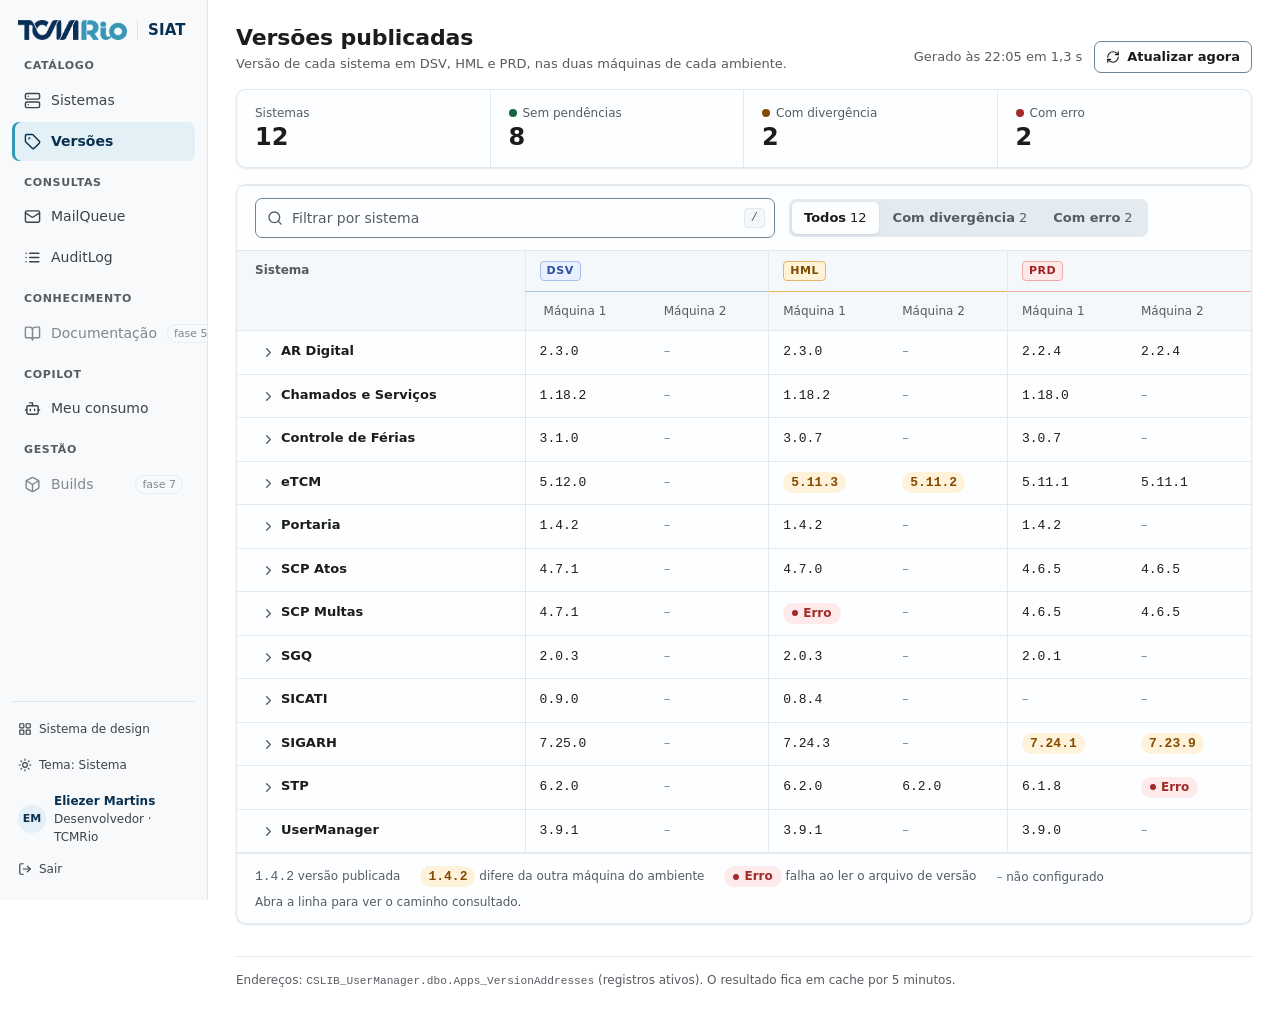
<file: design/versoes.html>
<!doctype html>
<html lang="pt-BR">
<head>
<meta charset="utf-8">
<meta name="viewport" content="width=device-width, initial-scale=1">
<title>Versões publicadas · SIAT</title>
<script>(function(){var t='system';try{t=localStorage.getItem('siat-tema')||t}catch(e){}document.documentElement.dataset.theme=t==='dark'||(t==='system'&&matchMedia('(prefers-color-scheme: dark)').matches)?'dark':'light'})()</script>
<link rel="stylesheet" href="siat.css">
<style>
  .tabela-versoes { min-width: 860px; }
  .tabela-versoes th, .tabela-versoes td { white-space: nowrap; }
  .tabela-versoes td.nome { white-space: normal; min-width: 220px; }
  .tabela-versoes thead tr:nth-child(2) th { top: 39px; font-weight: 400; }
  .legenda { display: flex; flex-wrap: wrap; gap: 6px 20px; padding: 12px 18px; font-size: 12px; color: var(--color-muted); align-items: center; }
</style>
</head>
<body data-pagina="versoes">
<a class="pular" href="#conteudo">Ir para o conteúdo</a>
<div class="app">
  <main class="conteudo" id="conteudo" tabindex="-1">
    <header class="cabecalho">
      <div>
        <h1>Versões publicadas</h1>
        <p class="sub">Versão de cada sistema em DSV, HML e PRD, nas duas máquinas de cada ambiente.</p>
      </div>
      <div class="cabecalho-acoes">
        <span class="status" id="status" role="status"></span>
        <button type="button" class="botao secundario pequeno" id="cancelar" hidden>Cancelar</button>
        <button type="button" class="botao secundario pequeno" id="atualizar"></button>
      </div>
    </header>

    <dl class="resumo" id="resumo"></dl>

    <section class="painel" aria-label="Versões por sistema">
      <div class="progresso" id="progresso" hidden></div>
      <div class="barra">
        <label class="busca">
          <span class="so-leitor">Filtrar por sistema</span>
          <span id="iconeBusca"></span>
          <input class="entrada" id="busca" type="search" data-busca placeholder="Filtrar por sistema" autocomplete="off">
          <kbd aria-hidden="true">/</kbd>
        </label>
        <div class="segmentado" id="filtros" role="group" aria-label="Filtrar por situação"></div>
      </div>
      <div class="tabela-rolagem">
        <table class="tabela tabela-versoes">
          <thead>
            <tr>
              <th rowspan="2">Sistema</th>
              <th colspan="2" class="divisa" data-amb="dsv"><span class="amb">DSV</span></th>
              <th colspan="2" class="divisa" data-amb="hml"><span class="amb">HML</span></th>
              <th colspan="2" class="divisa" data-amb="prd"><span class="amb">PRD</span></th>
            </tr>
            <tr>
              <th class="divisa">Máquina 1</th><th>Máquina 2</th>
              <th class="divisa">Máquina 1</th><th>Máquina 2</th>
              <th class="divisa">Máquina 1</th><th>Máquina 2</th>
            </tr>
          </thead>
          <tbody id="listagem"></tbody>
        </table>
      </div>
      <div class="estado" id="vazio" hidden>
        <h2>Nenhum sistema neste filtro</h2>
        <p id="vazioTexto"></p>
        <div class="acoes"><button type="button" class="botao secundario pequeno" id="limpar">Ver todos</button></div>
      </div>
      <div class="legenda">
        <span><span class="versao">1.4.2</span> versão publicada</span>
        <span><span class="versao diverge">1.4.2</span> difere da outra máquina do ambiente</span>
        <span><span class="pilula erro">Erro</span> falha ao ler o arquivo de versão</span>
        <span><span class="vazio-cel">–</span> não configurado</span>
        <span>Abra a linha para ver o caminho consultado.</span>
      </div>
    </section>

    <footer class="rodape">
      <span>Endereços: <span class="mono">CSLIB_UserManager.dbo.Apps_VersionAddresses</span> (registros ativos). O resultado fica em cache por 5 minutos.</span>
    </footer>
  </main>
</div>

<script src="siat.js"></script>
<script>
  // Dados fictícios. Cada célula: [versão ou "ERROR: mensagem", caminho consultado].
  const p = (maq, sis) => `\\\\${maq}\\Sites\\${sis}\\VERSAO.TXT`;
  const par = (sis, amb, v1, v2) => [[v1, v1 == null ? '' : p(`APP${amb}01`, sis)], [v2, v2 == null ? '' : p(`APP${amb}02`, sis)]];
  const sistemas = [
    ['AR Digital', 'ArDigital', ['2.3.0', null], ['2.3.0', null], ['2.2.4', '2.2.4']],
    ['Chamados e Serviços', 'ChamadosServicos', ['1.18.2', null], ['1.18.2', null], ['1.18.0', null]],
    ['Controle de Férias', 'ControleFerias', ['3.1.0', null], ['3.0.7', null], ['3.0.7', null]],
    ['eTCM', 'eTCM', ['5.12.0', null], ['5.11.3', '5.11.2'], ['5.11.1', '5.11.1']],
    ['Portaria', 'Portaria', ['1.4.2', null], ['1.4.2', null], ['1.4.2', null]],
    ['SCP Atos', 'SCP\\Atos', ['4.7.1', null], ['4.7.0', null], ['4.6.5', '4.6.5']],
    ['SCP Multas', 'SCP\\Multas', ['4.7.1', null], ['ERROR: Não foi possível localizar uma parte do caminho.', null], ['4.6.5', '4.6.5']],
    ['SGQ', 'SGQ', ['2.0.3', null], ['2.0.3', null], ['2.0.1', null]],
    ['SICATI', 'Sicati', ['0.9.0', null], ['0.8.4', null], [null, null]],
    ['SIGARH', 'SIGARH', ['7.25.0', null], ['7.24.3', null], ['7.24.1', '7.23.9']],
    ['STP', 'STP', ['6.2.0', null], ['6.2.0', '6.2.0'], ['6.1.8', 'ERROR: Tempo limite de 5 s esgotado ao ler o arquivo.']],
    ['UserManager', 'UserManager', ['3.9.1', null], ['3.9.1', null], ['3.9.0', null]],
  ].map(([nome, pasta, dsv, hml, prd]) => ({ nome, celulas: [...par(pasta, 'DSV', ...dsv), ...par(pasta, 'HML', ...hml), ...par(pasta, 'PRD', ...prd)] }));

  const { esc, icone } = SIAT;
  const $ = id => document.getElementById(id);
  const ehErro = c => String(c[0] || '').startsWith('ERROR:');
  const diverge = (a, b) => a[0] != null && b[0] != null && !ehErro(a) && !ehErro(b) && a[0] !== b[0];

  sistemas.forEach(s => {
    s.div = [0, 2, 4].map(i => diverge(s.celulas[i], s.celulas[i + 1]));
    s.temDiv = s.div.some(Boolean);
    s.temErro = s.celulas.some(ehErro);
  });

  $('iconeBusca').outerHTML = icone('busca', 16);
  $('atualizar').innerHTML = icone('atualizar', 14) + 'Atualizar agora';

  function celulaVersao(c, i, divergente) {
    const classe = i % 2 === 0 ? ' class="divisa"' : '';
    if (c[0] == null) return `<td${classe}><span class="vazio-cel" aria-label="não configurado">–</span></td>`;
    if (ehErro(c)) return `<td${classe}><span class="pilula erro">Erro</span></td>`;
    return `<td${classe}><span class="versao${divergente ? ' diverge' : ''}">${esc(c[0])}</span>${divergente ? '<span class="so-leitor"> (difere da outra máquina)</span>' : ''}</td>`;
  }

  function detalhe(s) {
    const rotulos = ['DSV', 'DSV', 'HML', 'HML', 'PRD', 'PRD'];
    const linhas = s.celulas.map((c, i) => {
      if (c[0] == null) return '';
      const amb = rotulos[i];
      return `<span data-amb="${amb.toLowerCase()}"><span class="amb">${amb}</span></span><span class="suave">Máquina ${i % 2 + 1}</span>`
        + `<span><span class="mono">${esc(c[1])}</span> ${SIAT.botaoCopiar(c[1], 'caminho')}</span>`
        + (ehErro(c) ? `<span class="erro-msg">${esc(c[0].slice(6).trim())}</span>` : '');
    }).join('');
    return `<div class="caminhos">${linhas}</div>`;
  }

  function desenhar() {
    $('listagem').innerHTML = sistemas.map((s, n) => `
      <tr class="linha-expansivel" data-n="${n}">
        <td class="nome"><button type="button" class="expansor" aria-expanded="false" aria-label="Caminhos consultados de ${esc(s.nome)}">${icone('seta', 15)}</button>${esc(s.nome)}</td>
        ${s.celulas.map((c, i) => celulaVersao(c, i, s.div[Math.floor(i / 2)])).join('')}
      </tr>
      <tr class="linha-detalhe" hidden><td colspan="7">${detalhe(s)}</td></tr>`).join('');

    const total = sistemas.length, erros = sistemas.filter(s => s.temErro).length, divs = sistemas.filter(s => s.temDiv).length;
    const ok = sistemas.filter(s => !s.temErro && !s.temDiv).length;
    $('resumo').innerHTML = [
      ['Sistemas', total, ''],
      ['Sem pendências', ok, 'var(--color-ok)'],
      ['Com divergência', divs, 'var(--color-warn)'],
      ['Com erro', erros, 'var(--color-bad)'],
    ].map(([rotulo, valor, cor]) => `<div><dt>${cor ? `<span class="marcador" style="background:${cor}"></span>` : ''}${rotulo}</dt><dd>${valor}</dd></div>`).join('');

    $('filtros').innerHTML = [['todos', 'Todos', total], ['div', 'Com divergência', divs], ['erro', 'Com erro', erros]]
      .map(([id, rotulo, qtd]) => `<button type="button" data-filtro="${id}" aria-pressed="${id === filtro}">${rotulo}<span class="num">${qtd}</span></button>`).join('');
    aplicar();
  }

  let filtro = ['div', 'erro'].includes(SIAT.url.ler('filtro')) ? SIAT.url.ler('filtro') : 'todos';

  function aplicar() {
    const termo = $('busca').value;
    let visiveis = 0;
    $('listagem').querySelectorAll('.linha-expansivel').forEach(tr => {
      const s = sistemas[tr.dataset.n];
      const ok = SIAT.casa(SIAT.normaliza(s.nome), termo)
        && (filtro === 'todos' || (filtro === 'div' && s.temDiv) || (filtro === 'erro' && s.temErro));
      tr.hidden = !ok;
      const aberto = tr.querySelector('.expansor').getAttribute('aria-expanded') === 'true';
      tr.nextElementSibling.hidden = !ok || !aberto;
      if (ok) visiveis++;
    });
    $('vazio').hidden = visiveis > 0;
    document.querySelector('.tabela-rolagem').hidden = visiveis === 0;
    const nomes = { todos: 'nenhum sistema', div: 'nenhum sistema com divergência', erro: 'nenhum sistema com erro' };
    $('vazioTexto').textContent = termo.trim() ? `Não há ${nomes[filtro]} com "${termo.trim()}" no nome.` : `Não há ${nomes[filtro]} nesta leitura.`;
    SIAT.url.gravar({ q: termo.trim(), filtro: filtro === 'todos' ? '' : filtro });
  }

  $('filtros').addEventListener('click', ev => {
    const botao = ev.target.closest('[data-filtro]');
    if (!botao) return;
    filtro = botao.dataset.filtro;
    $('filtros').querySelectorAll('button').forEach(b => b.setAttribute('aria-pressed', b === botao));
    aplicar();
  });
  $('listagem').addEventListener('click', ev => {
    if (ev.target.closest('.copiar, a')) return;
    const tr = ev.target.closest('.linha-expansivel');
    if (!tr) return;
    const botao = tr.querySelector('.expansor');
    const abrir = botao.getAttribute('aria-expanded') !== 'true';
    botao.setAttribute('aria-expanded', abrir);
    tr.nextElementSibling.hidden = !abrir;
  });
  $('busca').value = SIAT.url.ler('q');
  $('busca').addEventListener('input', aplicar);
  $('limpar').addEventListener('click', () => {
    $('busca').value = ''; filtro = 'todos';
    $('filtros').querySelectorAll('button').forEach(b => b.setAttribute('aria-pressed', b.dataset.filtro === 'todos'));
    aplicar();
  });

  const consulta = SIAT.consulta({ status: $('status'), progresso: $('progresso'), consultar: $('atualizar'), cancelar: $('cancelar') });
  function ler() {
    consulta.iniciar('Lendo 26 arquivos de versão', 1400, duracao => {
      $('status').textContent = `Gerado às ${SIAT.hora()} em ${SIAT.segundos(duracao)}`;
    });
  }
  $('atualizar').addEventListener('click', ler);

  desenhar();
  $('status').textContent = `Gerado às ${SIAT.hora()} em 1,3 s`;
</script>
</body>
</html>
</file>
<file: design/siat.css>
/* SIAT: sistema de design.
   Tokens herdados do gestao-copilot (mesmos nomes), mais os tokens de ambiente.
   No Blazor, este arquivo vira o tema do Blazor Blueprint. */

:root {
  --font-sans: "Segoe UI", -apple-system, BlinkMacSystemFont, system-ui, sans-serif;
  --font-mono: "Cascadia Mono", ui-monospace, Consolas, monospace;

  --color-brand: oklch(30.1% 0.072 247.8);
  --color-action: oklch(30.1% 0.072 247.8);
  --color-on-action: oklch(99% 0.004 248);
  --color-accent: oklch(63.8% 0.101 222.4);
  --color-accent-soft: oklch(94.9% 0.016 221.1);
  --color-accent-ink: oklch(38.5% 0.072 230.9);
  --color-ink: oklch(22.5% 0.005 250);
  --color-muted: oklch(47% 0.01 250);
  --color-line: oklch(93.1% 0.009 242.8);
  --color-field: oklch(60% 0.035 244);
  --color-soft: oklch(97.7% 0.004 236.5);
  --color-canvas: oklch(100% 0 0);
  --color-surface: oklch(99.6% 0.002 248);
  --color-sidebar: oklch(98.1% 0.003 247.9);
  --color-sidebar-ink: oklch(38% 0.008 250);
  --color-sidebar-strong: oklch(30.1% 0.072 247.8);
  --color-sidebar-line: oklch(92.1% 0.011 243.7);
  --color-sidebar-active: oklch(94.7% 0.016 227);
  --color-track: oklch(93.5% 0.012 240);
  --color-warn: oklch(47% 0.11 65);
  --color-warn-soft: oklch(96.5% 0.035 84);
  --color-warn-line: oklch(82% 0.1 80);
  --color-bad: oklch(47.3% 0.156 25.4);
  --color-bad-soft: oklch(95.2% 0.022 17.6);
  --color-bad-line: oklch(83% 0.07 20);
  --color-ok: oklch(45% 0.097 157.6);
  --color-ok-soft: oklch(95.2% 0.022 160.2);
  --color-neutral-soft: oklch(94.4% 0.009 247);

  /* Ambientes: tinta (texto), fundo suave, borda e, para PRD, fundo sólido. */
  --color-env-dsv: oklch(45% 0.13 265);
  --color-env-dsv-soft: oklch(95.5% 0.022 265);
  --color-env-dsv-line: oklch(80% 0.07 265);
  --color-env-hml: oklch(46% 0.105 68);
  --color-env-hml-soft: oklch(96.5% 0.04 86);
  --color-env-hml-line: oklch(80% 0.11 80);
  --color-env-prd: oklch(46% 0.16 27);
  --color-env-prd-soft: oklch(95.5% 0.025 20);
  --color-env-prd-line: oklch(80% 0.08 22);
  --color-env-prd-solid: oklch(44% 0.155 27);
  --color-env-cont: oklch(44% 0.015 250);
  --color-env-cont-soft: oklch(95% 0.005 250);
  --color-env-cont-line: oklch(80% 0.012 250);

  /* Bloco de código escuro (stack trace), igual nos dois temas. */
  --color-code-bg: oklch(25% 0.012 250);
  --color-code-line: oklch(38% 0.015 250);
  --color-code-ink: oklch(84% 0.012 250);

  --radius-card: 10px;
  --radius-control: 7px;
  --shadow-card: 0 1px 2px oklch(30% 0.07 248 / 0.06), 0 1px 3px oklch(30% 0.07 248 / 0.08);

  --menu-largura: 208px;
}

:root[data-theme="dark"] {
  color-scheme: dark;
  --color-brand: oklch(83.1% 0.06 227.3);
  --color-action: oklch(73.7% 0.095 223.5);
  --color-on-action: oklch(23.2% 0.043 237.7);
  --color-accent-soft: oklch(34.2% 0.054 233.3);
  --color-accent-ink: oklch(83.1% 0.06 227.3);
  --color-ink: oklch(93.5% 0.004 250);
  --color-muted: oklch(74% 0.008 250);
  --color-line: oklch(30.7% 0.036 249.1);
  --color-field: oklch(58% 0.04 244);
  --color-soft: oklch(24.6% 0.033 249.3);
  --color-canvas: oklch(18.7% 0.023 249.1);
  --color-surface: oklch(22.1% 0.028 247);
  --color-sidebar: oklch(21.7% 0.029 249.3);
  --color-sidebar-ink: oklch(77% 0.008 250);
  --color-sidebar-strong: oklch(95.4% 0.011 234.8);
  --color-sidebar-line: oklch(30.6% 0.032 247.2);
  --color-sidebar-active: oklch(29.6% 0.042 235.9);
  --color-track: oklch(34% 0.045 246);
  --color-warn: oklch(84.4% 0.12 83.7);
  --color-warn-soft: oklch(29.7% 0.05 80.3);
  --color-warn-line: oklch(48% 0.08 80);
  --color-bad: oklch(79% 0.105 19.7);
  --color-bad-soft: oklch(27.5% 0.06 22.1);
  --color-bad-line: oklch(46% 0.1 22);
  --color-ok: oklch(79.6% 0.103 159.4);
  --color-ok-soft: oklch(29.3% 0.044 163.9);
  --color-neutral-soft: oklch(32% 0.03 247);

  --color-env-dsv: oklch(82% 0.08 265);
  --color-env-dsv-soft: oklch(30% 0.06 265);
  --color-env-dsv-line: oklch(48% 0.09 265);
  --color-env-hml: oklch(84% 0.12 84);
  --color-env-hml-soft: oklch(30% 0.05 80);
  --color-env-hml-line: oklch(50% 0.09 80);
  --color-env-prd: oklch(80% 0.1 22);
  --color-env-prd-soft: oklch(28% 0.065 24);
  --color-env-prd-line: oklch(48% 0.11 24);
  --color-env-prd-solid: oklch(46% 0.16 27);
  --color-env-cont: oklch(80% 0.012 250);
  --color-env-cont-soft: oklch(31% 0.012 250);
  --color-env-cont-line: oklch(48% 0.015 250);

  --color-code-bg: oklch(18% 0.02 248);
  --shadow-card: 0 1px 2px oklch(0% 0 0 / 0.3);
}

/* Cada ambiente expõe o mesmo trio de variáveis para os componentes. */
[data-amb="dsv"] { --amb: var(--color-env-dsv); --amb-soft: var(--color-env-dsv-soft); --amb-line: var(--color-env-dsv-line); }
[data-amb="hml"] { --amb: var(--color-env-hml); --amb-soft: var(--color-env-hml-soft); --amb-line: var(--color-env-hml-line); }
[data-amb="prd"] { --amb: var(--color-env-prd); --amb-soft: var(--color-env-prd-soft); --amb-line: var(--color-env-prd-line); }
[data-amb="cont"] { --amb: var(--color-env-cont); --amb-soft: var(--color-env-cont-soft); --amb-line: var(--color-env-cont-line); }

/* ---------- Base ---------- */

*, *::before, *::after { box-sizing: border-box; }

html { color-scheme: light; background: var(--color-canvas); }

body {
  margin: 0;
  background: var(--color-canvas);
  color: var(--color-ink);
  font-family: var(--font-sans);
  font-size: 14px;
  line-height: 1.5;
}

h1, h2, h3, p, dl, dd, ul { margin: 0; }
ul { padding: 0; list-style: none; }
button, input, select { font: inherit; color: inherit; }
button:not(:disabled), summary, select { cursor: pointer; }
a { color: var(--color-brand); text-underline-offset: 2px; }
[hidden] { display: none !important; }

:focus-visible { outline: 3px solid var(--color-action); outline-offset: 2px; }

.so-leitor {
  position: absolute; width: 1px; height: 1px; overflow: hidden;
  clip-path: inset(50%); white-space: nowrap;
}

.pular {
  position: fixed; left: 12px; top: -60px; z-index: 50;
  padding: 8px 12px; border-radius: var(--radius-control);
  background: var(--color-surface); color: var(--color-ink);
}
.pular:focus { top: 12px; }

.mono { font-family: var(--font-mono); font-size: 0.93em; }
.suave { color: var(--color-muted); }
.num { font-variant-numeric: tabular-nums; }

/* ---------- Estrutura: menu lateral + conteúdo ---------- */

.app { min-height: 100dvh; display: flex; }

.menu {
  position: sticky; top: 0; height: 100dvh; flex: none;
  width: var(--menu-largura);
  display: flex; flex-direction: column; gap: 18px;
  padding: 20px 12px 16px;
  background: var(--color-sidebar); color: var(--color-sidebar-ink);
  border-right: 1px solid var(--color-sidebar-line);
  overflow-y: auto;
}

.marca {
  display: flex; align-items: center; gap: 10px; padding: 0 6px;
  color: var(--color-sidebar-strong); font-weight: 700; font-size: 15px;
  text-decoration: none; letter-spacing: 0.01em;
}
.marca img { display: block; height: 20px; width: auto; }
.marca .logo-escuro, :root[data-theme="dark"] .marca .logo-claro { display: none; }
:root[data-theme="dark"] .marca .logo-escuro { display: block; }
.marca > span { padding-left: 10px; border-left: 1px solid var(--color-sidebar-line); line-height: 20px; }

.menu-nav { display: flex; flex-direction: column; gap: 14px; }
.menu-grupo { display: flex; flex-direction: column; gap: 2px; }
.menu-titulo {
  padding: 0 12px 4px; font-size: 11px; font-weight: 600;
  letter-spacing: 0.06em; text-transform: uppercase;
  color: var(--color-muted);
}
.menu-item {
  display: flex; align-items: center; gap: 10px;
  padding: 9px 12px; border-radius: var(--radius-control);
  color: var(--color-sidebar-ink); font-size: 14px; text-decoration: none; white-space: nowrap;
  transition: background-color 150ms, color 150ms;
}
.menu-item svg { flex: none; }
a.menu-item:hover { background: oklch(from var(--color-sidebar-strong) l c h / 0.06); color: var(--color-sidebar-strong); }
.menu-item:focus-visible { outline-offset: -3px; }
.menu-item[aria-current="page"] {
  background: var(--color-sidebar-active); color: var(--color-sidebar-strong); font-weight: 600;
  box-shadow: inset 3px 0 0 var(--color-accent);
}
.menu-item[aria-disabled="true"] { opacity: 0.62; cursor: default; }
.menu-fase {
  margin-left: auto; padding: 0 6px; border-radius: 999px;
  border: 1px solid var(--color-sidebar-line); font-size: 11px; line-height: 17px;
}

.menu-rodape {
  margin-top: auto; display: flex; flex-direction: column; gap: 6px;
  padding: 12px 6px 0; border-top: 1px solid var(--color-sidebar-line);
  font-size: 12px;
}
.menu-rodape a, .menu-rodape button {
  display: flex; align-items: center; gap: 7px; min-height: 30px;
  padding: 4px 6px; margin: 0 -6px; border: 0; border-radius: var(--radius-control);
  background: none; color: var(--color-sidebar-ink); text-decoration: none; text-align: left;
  transition: background-color 150ms, color 150ms;
}
.menu-rodape a:hover, .menu-rodape button:hover { background: oklch(from var(--color-sidebar-strong) l c h / 0.06); color: var(--color-sidebar-strong); }
.conta { display: flex; align-items: center; gap: 8px; padding: 6px 0 2px; color: var(--color-sidebar-strong); }
.conta strong { display: block; overflow: hidden; text-overflow: ellipsis; white-space: nowrap; }
.conta span span { color: var(--color-sidebar-ink); }
.conta > span { min-width: 0; }
.avatar {
  flex: none; width: 28px; height: 28px; border-radius: 50%;
  display: grid; place-items: center;
  background: var(--color-sidebar-active); font-size: 11px; font-weight: 600;
}

.conteudo {
  flex: 1; min-width: 0; max-width: 1480px; margin: 0 auto;
  display: flex; flex-direction: column; gap: 16px;
  padding: 24px 28px 28px; outline: none;
}

.rodape {
  margin-top: 16px; padding-top: 14px; border-top: 1px solid var(--color-line);
  display: flex; flex-wrap: wrap; gap: 4px 16px;
  font-size: 12px; color: var(--color-muted);
}

@media (max-width: 767px) {
  .app { flex-direction: column; }
  .menu {
    position: static; width: auto; height: auto; gap: 8px;
    padding: 12px 16px 8px; overflow: visible;
    border-right: 0; border-bottom: 1px solid var(--color-sidebar-line);
  }
  .menu-nav { flex-direction: row; gap: 2px; overflow-x: auto; margin: 0 -8px; padding: 0 8px; }
  .menu-grupo { flex-direction: row; }
  .menu-titulo, .menu-fase, .conta, .menu-rodape .so-desktop { display: none; }
  .menu-item[aria-current="page"] { box-shadow: inset 0 -3px 0 var(--color-accent); }
  .menu-rodape { flex-direction: row; margin: 0; padding: 0; border: 0; position: absolute; right: 16px; top: 10px; }
  .menu-rodape a, .menu-rodape button { margin: 0; }
  .conteudo { padding: 16px; }
}

/* ---------- Cabeçalho de página ---------- */

.cabecalho { display: flex; flex-wrap: wrap; align-items: flex-end; justify-content: space-between; gap: 12px 24px; }
.cabecalho h1 { font-size: 22px; line-height: 1.25; font-weight: 600; color: var(--color-ink); letter-spacing: -0.005em; }
.cabecalho h1:focus { outline: none; }
.cabecalho .sub { margin-top: 2px; color: var(--color-muted); font-size: 13px; max-width: 72ch; }
.cabecalho-acoes { display: flex; flex-wrap: wrap; align-items: center; gap: 8px 12px; }

/* ---------- Faixa de contexto do ambiente (direção C) ---------- */

.contexto {
  position: sticky; top: 0; z-index: 5;
  display: flex; flex-wrap: wrap; align-items: center; gap: 6px 10px;
  margin: -24px -28px 0; padding: 7px 28px;
  background: var(--amb-soft); color: var(--color-ink);
  border-bottom: 1px solid var(--amb-line);
  font-size: 13px;
}
.contexto strong { font-weight: 600; }
.contexto .contexto-aviso { margin-left: auto; color: var(--amb); font-weight: 600; }
.contexto[data-amb="prd"] {
  background: var(--color-env-prd-solid); color: oklch(98.5% 0.01 20);
  border-bottom-color: transparent;
}
.contexto[data-amb="prd"] .contexto-aviso { color: inherit; }
.contexto[data-amb="prd"] .amb { background: oklch(100% 0 0 / 0.16); border-color: oklch(100% 0 0 / 0.5); color: inherit; }
@media (max-width: 767px) { .contexto { margin: -16px -16px 0; padding: 7px 16px; } .contexto .contexto-aviso { margin-left: 0; } }

/* ---------- Etiqueta de ambiente e pílulas de estado ---------- */

/* Ambiente: sigla em caixa reta com borda. Estado: pílula arredondada preenchida. */
.amb {
  display: inline-block; padding: 0 6px; border-radius: 4px;
  border: 1px solid var(--amb-line); background: var(--amb-soft); color: var(--amb);
  font-size: 11px; font-weight: 700; line-height: 18px; letter-spacing: 0.05em;
}

.pilula {
  display: inline-flex; align-items: center; gap: 5px;
  padding: 0 9px; border-radius: 999px;
  background: var(--color-neutral-soft); color: var(--color-ink);
  font-size: 12px; font-weight: 600; line-height: 21px; white-space: nowrap;
}
.pilula::before { content: ""; width: 6px; height: 6px; border-radius: 50%; background: currentColor; }
.pilula.ok { background: var(--color-ok-soft); color: var(--color-ok); }
.pilula.alerta { background: var(--color-warn-soft); color: var(--color-warn); }
.pilula.erro { background: var(--color-bad-soft); color: var(--color-bad); }
.pilula.info { background: var(--color-accent-soft); color: var(--color-accent-ink); }
.pilula.sem-ponto::before { content: none; }

/* ---------- Botões ---------- */

.botao {
  display: inline-flex; align-items: center; justify-content: center; gap: 7px;
  min-height: 40px; padding: 0 16px;
  border: 1px solid transparent; border-radius: var(--radius-control);
  background: var(--color-action); color: var(--color-on-action);
  font-weight: 600; white-space: nowrap; text-decoration: none;
  transition: background-color 150ms, border-color 150ms, opacity 150ms;
}
.botao:hover { background: oklch(from var(--color-action) calc(l + 0.06) c h); }
.botao:active { background: oklch(from var(--color-action) calc(l - 0.03) c h); }
.botao.secundario { background: var(--color-surface); border-color: var(--color-field); color: var(--color-ink); }
.botao.secundario:hover { background: var(--color-soft); }
.botao.discreto { background: none; color: var(--color-brand); padding: 0 10px; }
.botao.discreto:hover { background: var(--color-soft); }
.botao.pequeno { min-height: 32px; padding: 0 11px; font-size: 13px; }
.botao:disabled { opacity: 0.5; cursor: not-allowed; }

.copiar {
  display: inline-grid; place-items: center; width: 20px; height: 20px; flex: none; padding: 0;
  border: 0; border-radius: 5px; background: none; color: var(--color-muted);
  vertical-align: -4px; transition: background-color 150ms, color 150ms;
}
.copiar:hover { background: var(--color-soft); color: var(--color-ink); }
.copiar.copiado { color: var(--color-ok); }

/* Controle segmentado (filtros exclusivos) */
.segmentado { display: inline-flex; padding: 3px; gap: 2px; border-radius: var(--radius-control); background: var(--color-track); }
.segmentado button {
  min-height: 32px; padding: 0 12px; border: 0; border-radius: 5px;
  background: none; color: var(--color-muted); font-size: 13px; font-weight: 600;
  transition: background-color 150ms, color 150ms;
}
.segmentado button:hover { color: var(--color-ink); }
.segmentado button[aria-pressed="true"] { background: var(--color-surface); color: var(--color-ink); box-shadow: var(--shadow-card); }
.segmentado .num { font-weight: 400; margin-left: 4px; }

/* ---------- Campos ---------- */

.campo { display: flex; flex-direction: column; gap: 4px; font-size: 13px; font-weight: 600; color: var(--color-ink); }
.campo .dica { font-weight: 400; color: var(--color-muted); font-size: 12px; }
.entrada, .campo select, .campo input {
  min-height: 40px; width: 100%; padding: 0 12px;
  border: 1px solid var(--color-field); border-radius: var(--radius-control);
  background: var(--color-surface); color: var(--color-ink); font-weight: 400; font-size: 14px;
}
.entrada::placeholder, .campo input::placeholder { color: var(--color-muted); }
.entrada:focus-visible, .campo select:focus-visible, .campo input:focus-visible { outline-offset: 0; }

.busca { position: relative; flex: 1 1 280px; max-width: 520px; }
.busca svg { position: absolute; left: 12px; top: 50%; translate: 0 -50%; color: var(--color-muted); pointer-events: none; }
.busca .entrada { padding-left: 36px; padding-right: 36px; }
.busca kbd {
  position: absolute; right: 10px; top: 50%; translate: 0 -50%;
  padding: 0 6px; border: 1px solid var(--color-line); border-radius: 4px;
  background: var(--color-soft); color: var(--color-muted); font: 12px/18px var(--font-mono); pointer-events: none;
}
.busca .entrada:focus ~ kbd, .busca .entrada:not(:placeholder-shown) ~ kbd { display: none; }

/* Seletor de servidor: etiqueta do ambiente + lista fechada, num só controle. */
.seletor-servidor {
  display: flex; align-items: center; min-height: 40px;
  border: 1px solid var(--amb-line, var(--color-field)); border-radius: var(--radius-control);
  background: var(--color-surface);
}
.seletor-servidor .amb { margin-left: 9px; flex: none; }
.seletor-servidor select {
  min-height: 38px; border: 0; background: none; padding: 0 10px 0 8px;
  font-family: var(--font-mono); font-size: 13px; min-width: 150px;
}
.seletor-servidor:focus-within { outline: 3px solid var(--color-action); outline-offset: 0; }
.seletor-servidor select:focus-visible { outline: none; }

.filtros {
  display: flex; flex-wrap: wrap; align-items: flex-end; gap: 12px 14px;
  padding: 16px 18px;
}
.filtros .campo { flex: 0 1 190px; }
.filtros .campo.largo { flex: 1 1 280px; }
.filtros .campo.curto { flex: 0 0 92px; }

/* ---------- Superfícies ---------- */

.painel {
  background: var(--color-surface); border: 1px solid var(--color-line);
  border-radius: var(--radius-card); box-shadow: var(--shadow-card);
}
.painel > * + * { border-top: 1px solid var(--color-line); }
.painel.filtros > * { border-top: 0; }
.barra {
  display: flex; flex-wrap: wrap; align-items: center; gap: 10px 14px;
  padding: 12px 18px;
}
.barra .contador { color: var(--color-muted); font-size: 13px; font-variant-numeric: tabular-nums; }
.barra .empurra { margin-left: auto; }

/* Faixa de resumo: uma superfície dividida, não quatro cartões. */
.resumo {
  display: grid; grid-template-columns: repeat(auto-fit, minmax(150px, 1fr));
  background: var(--color-surface); border: 1px solid var(--color-line);
  border-radius: var(--radius-card); box-shadow: var(--shadow-card); overflow: hidden;
}
.resumo > div { padding: 14px 18px; box-shadow: -1px 0 0 var(--color-line), 0 -1px 0 var(--color-line); }
.resumo dt { font-size: 12px; color: var(--color-muted); display: flex; align-items: center; gap: 6px; }
.resumo dd { font-size: 24px; font-weight: 600; line-height: 1.3; font-variant-numeric: tabular-nums; }
.resumo .marcador { width: 8px; height: 8px; border-radius: 50%; }

.status { font-size: 13px; color: var(--color-muted); font-variant-numeric: tabular-nums; }
.status.alerta { color: var(--color-warn); }
.status.falha { color: var(--color-bad); }

.aviso {
  display: flex; gap: 10px; align-items: flex-start;
  padding: 10px 14px; border-radius: var(--radius-control);
  border: 1px solid var(--color-warn-line); background: var(--color-warn-soft); color: var(--color-ink);
  font-size: 13px;
}
.aviso.erro { border-color: var(--color-bad-line); background: var(--color-bad-soft); }
.aviso.info { border-color: var(--color-line); background: var(--color-accent-soft); }
.aviso strong { display: block; }

/* ---------- Tabelas ---------- */

.tabela-rolagem { overflow-x: auto; }
.tabela { width: 100%; border-collapse: separate; border-spacing: 0; font-size: 13px; }
.tabela th, .tabela td { padding: 10px 14px; text-align: left; vertical-align: top; border-bottom: 1px solid var(--color-line); }
.tabela tbody tr:last-child td { border-bottom: 0; }
.tabela thead th {
  position: sticky; top: 0; z-index: 1;
  background: var(--color-soft); color: var(--color-muted);
  font-size: 12px; font-weight: 600; white-space: nowrap;
}
.tabela th:first-child, .tabela td:first-child { padding-left: 18px; }
.tabela th:last-child, .tabela td:last-child { padding-right: 18px; }
.tabela tbody tr:hover td { background: oklch(from var(--color-soft) l c h / 0.6); }
.tabela .nome { font-weight: 600; color: var(--color-ink); }
.tabela th[data-amb] { border-bottom-color: var(--amb-line); }
.tabela .centro { text-align: center; }
.tabela .divisa { border-left: 1px solid var(--color-line); }
.vazio-cel { color: var(--color-field); }

/* Instâncias de um ambiente dentro da célula (tela Sistemas) */
.instancia + .instancia { margin-top: 8px; padding-top: 8px; border-top: 1px dashed var(--color-line); }
.instancia dl { display: grid; grid-template-columns: auto minmax(0, 1fr); gap: 1px 8px; align-items: baseline; }
.instancia dt { font-size: 11px; color: var(--color-muted); }
.instancia dd { min-width: 0; overflow-wrap: anywhere; }
.instancia dd:has(.copiar) { display: flex; align-items: flex-start; gap: 4px; }
.instancia dd .copiar { margin-top: -1px; }

/* Célula de versão (tela Versões) */
.versao { font-family: var(--font-mono); font-size: 13px; font-variant-numeric: tabular-nums; }
.versao.diverge {
  display: inline-block; padding: 0 8px; border-radius: 999px; line-height: 21px;
  background: var(--color-warn-soft); color: var(--color-warn); font-weight: 600;
}
.linha-expansivel { cursor: pointer; }
.linha-detalhe td { background: var(--color-soft); padding-top: 12px; padding-bottom: 14px; }
.linha-detalhe:hover td { background: var(--color-soft) !important; }
.caminhos { display: grid; grid-template-columns: auto auto minmax(0, 1fr); gap: 5px 12px; align-items: baseline; font-size: 12px; }
.caminhos .erro-msg { color: var(--color-bad); grid-column: 3; }

.expansor { display: inline-grid; place-items: center; width: 22px; height: 22px; border: 0; border-radius: 5px; background: none; color: var(--color-muted); vertical-align: -5px; margin-right: 4px; }
.expansor svg { transition: rotate 150ms cubic-bezier(0.25, 1, 0.5, 1); }
[aria-expanded="true"] > svg, [aria-expanded="true"] .seta { rotate: 90deg; }

/* ---------- Lista expansível de resultados (Consultas) ---------- */

.lista { font-size: 13px; }
.lista-cab, .item-linha {
  display: grid; grid-template-columns: var(--colunas); gap: 12px; align-items: center;
  padding: 0 18px;
}
.lista-cab { min-height: 34px; background: var(--color-soft); color: var(--color-muted); font-size: 12px; font-weight: 600; }
.item + .item { border-top: 1px solid var(--color-line); }
.item-linha {
  width: 100%; min-height: 42px; border: 0; background: none; text-align: left; font-size: 13px;
  transition: background-color 150ms;
}
.item-linha:hover { background: oklch(from var(--color-soft) l c h / 0.6); }
.item-linha:focus-visible { outline-offset: -3px; }
.item-linha[aria-expanded="true"] { background: var(--color-soft); font-weight: 600; }
.item-linha .seta { color: var(--color-muted); transition: rotate 150ms cubic-bezier(0.25, 1, 0.5, 1); }
.cel-texto { overflow: hidden; text-overflow: ellipsis; white-space: nowrap; min-width: 0; }
.cel-suave { color: var(--color-muted); overflow: hidden; text-overflow: ellipsis; white-space: nowrap; font-weight: 400; }
.direita { text-align: right; }
.item-detalhe { padding: 14px 18px 18px 52px; background: var(--color-soft); border-top: 1px solid var(--color-line); display: flex; flex-direction: column; gap: 14px; }
.campos { display: grid; grid-template-columns: 110px minmax(0, 1fr); gap: 5px 14px; }
.campos dt { color: var(--color-muted); font-size: 12px; padding-top: 1px; }
.campos dd { overflow-wrap: anywhere; }
.secao-titulo { display: block; margin-bottom: 6px; font-size: 12px; font-weight: 600; color: var(--color-muted); }
.corpo-email { display: block; width: 100%; height: 240px; border: 1px solid var(--color-line); border-radius: 6px; background: oklch(99.6% 0.002 248); resize: vertical; }

@media (max-width: 900px) {
  .lista-cab, .item-linha { grid-template-columns: var(--colunas-estreito); }
  .opc { display: none; }
  .item-detalhe { padding-left: 18px; }
  .campos { grid-template-columns: 90px minmax(0, 1fr); }
}

/* Nível do log (AuditLog) */
.nivel { font-size: 12px; font-weight: 600; color: var(--color-muted); }
.nivel.erro { color: var(--color-bad); }
.nivel.alerta { color: var(--color-warn); }

/* ---------- Blocos de código ---------- */

.copiavel { position: relative; }
.copiavel .botao { position: absolute; top: 6px; right: 6px; }
pre.codigo {
  margin: 0; padding: 12px 14px; overflow-x: auto;
  background: var(--color-surface); border: 1px solid var(--color-line); border-radius: 6px;
  font: 12px/1.6 var(--font-mono); white-space: pre-wrap; word-break: break-word;
}
.copiavel pre.codigo { padding-right: 88px; }
pre.codigo.escuro { background: var(--color-code-bg); border-color: var(--color-code-line); color: var(--color-code-ink); }
.copiavel:has(.escuro) .botao { background: oklch(32% 0.015 250); border-color: var(--color-code-line); color: var(--color-code-ink); }
.st-tipo { font-weight: 700; color: oklch(96% 0.005 250); }
.st-at, .st-ns, .st-param { color: oklch(62% 0.015 250); }
.st-metodo { font-weight: 600; color: oklch(93% 0.008 250); }
.st-tipo-param { color: oklch(74% 0.16 150); }
.st-arquivo { color: oklch(72% 0.13 250); }
.st-linha-rotulo { color: oklch(68% 0.19 25); }
.json-chave { color: var(--color-accent-ink); }
.json-texto { color: var(--color-ok); }
.json-numero { color: var(--color-env-dsv); }
.json-literal { color: var(--color-warn); font-weight: 600; }

/* ---------- Estados: vazio, erro, carregando ---------- */

.estado { padding: 44px 24px; text-align: center; display: flex; flex-direction: column; align-items: center; gap: 6px; }
.estado h2 { font-size: 16px; font-weight: 600; }
.estado p { color: var(--color-muted); max-width: 60ch; }
.estado .acoes { display: flex; flex-wrap: wrap; justify-content: center; gap: 8px; margin-top: 10px; }
.estado.erro h2 { color: var(--color-bad); }
.estado code { font-family: var(--font-mono); font-size: 12px; }

.esqueleto { padding: 0 18px; }
.esqueleto div { height: 42px; display: flex; align-items: center; gap: 12px; }
.esqueleto div + div { border-top: 1px solid var(--color-line); }
.esqueleto span { height: 10px; border-radius: 5px; background: var(--color-track); }

.progresso { height: 3px; background: var(--color-track); overflow: hidden; border: 0 !important; }
.progresso::after {
  content: ""; display: block; height: 100%; width: 35%; background: var(--color-accent);
  animation: desliza 1.1s cubic-bezier(0.45, 0, 0.55, 1) infinite;
}
@keyframes desliza { from { translate: -100% 0; } to { translate: 290% 0; } }

/* ---------- Página do sistema de design ---------- */

.ds-secao { display: flex; flex-direction: column; gap: 12px; padding-top: 12px; }
.ds-secao > h2 { font-size: 16px; font-weight: 600; color: var(--color-ink); }
.ds-secao > p { color: var(--color-muted); max-width: 72ch; }
.ds-bloco { padding: 18px; display: flex; flex-wrap: wrap; gap: 12px 16px; align-items: center; }
.ds-rotulo { flex-basis: 100%; font-size: 12px; font-weight: 600; color: var(--color-muted); }
.amostras { display: grid; grid-template-columns: repeat(auto-fill, minmax(132px, 1fr)); gap: 10px; }
.amostra { border: 1px solid var(--color-line); border-radius: var(--radius-control); overflow: hidden; background: var(--color-surface); font-size: 12px; }
.amostra i { display: block; height: 44px; border-bottom: 1px solid var(--color-line); }
.amostra span { display: block; padding: 6px 9px 7px; }
.amostra code { display: block; font-family: var(--font-mono); font-size: 11px; color: var(--color-muted); }
.escala > div { display: flex; align-items: baseline; gap: 16px; padding: 8px 18px; }
.escala > div + div { border-top: 1px solid var(--color-line); }
.escala code { flex: none; width: 150px; font-family: var(--font-mono); font-size: 12px; color: var(--color-muted); }
.telas { display: grid; grid-template-columns: repeat(auto-fit, minmax(220px, 1fr)); }
.telas a { display: block; padding: 14px 18px; text-decoration: none; box-shadow: -1px 0 0 var(--color-line), 0 -1px 0 var(--color-line); transition: background-color 150ms; }
.telas a:hover { background: var(--color-soft); }
.telas strong { display: block; color: var(--color-ink); }
.telas span { color: var(--color-muted); font-size: 13px; }

@media (prefers-reduced-motion: reduce) {
  *, *::before, *::after { transition-duration: 0s !important; animation-duration: 0.01ms !important; animation-iteration-count: 1 !important; }
  .progresso::after { width: 100%; translate: 0 0; opacity: 0.5; }
}
</file>
